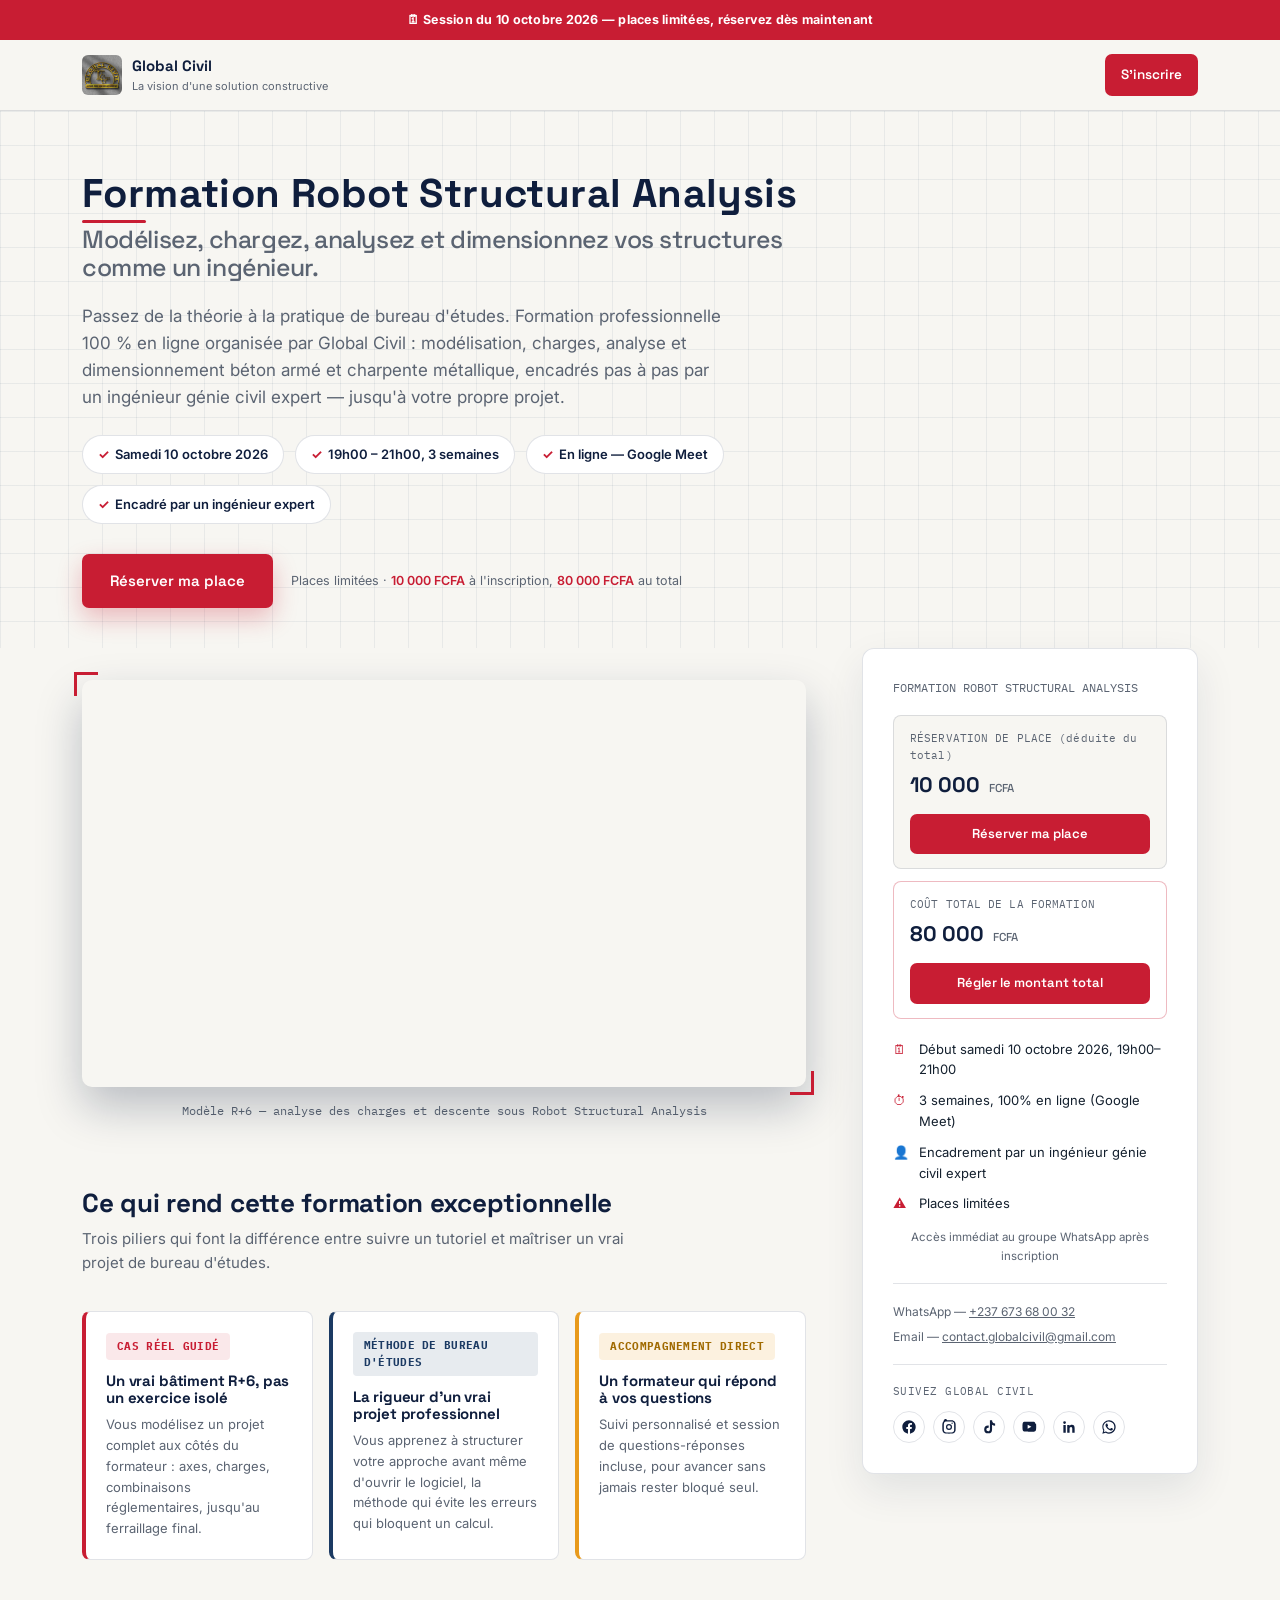
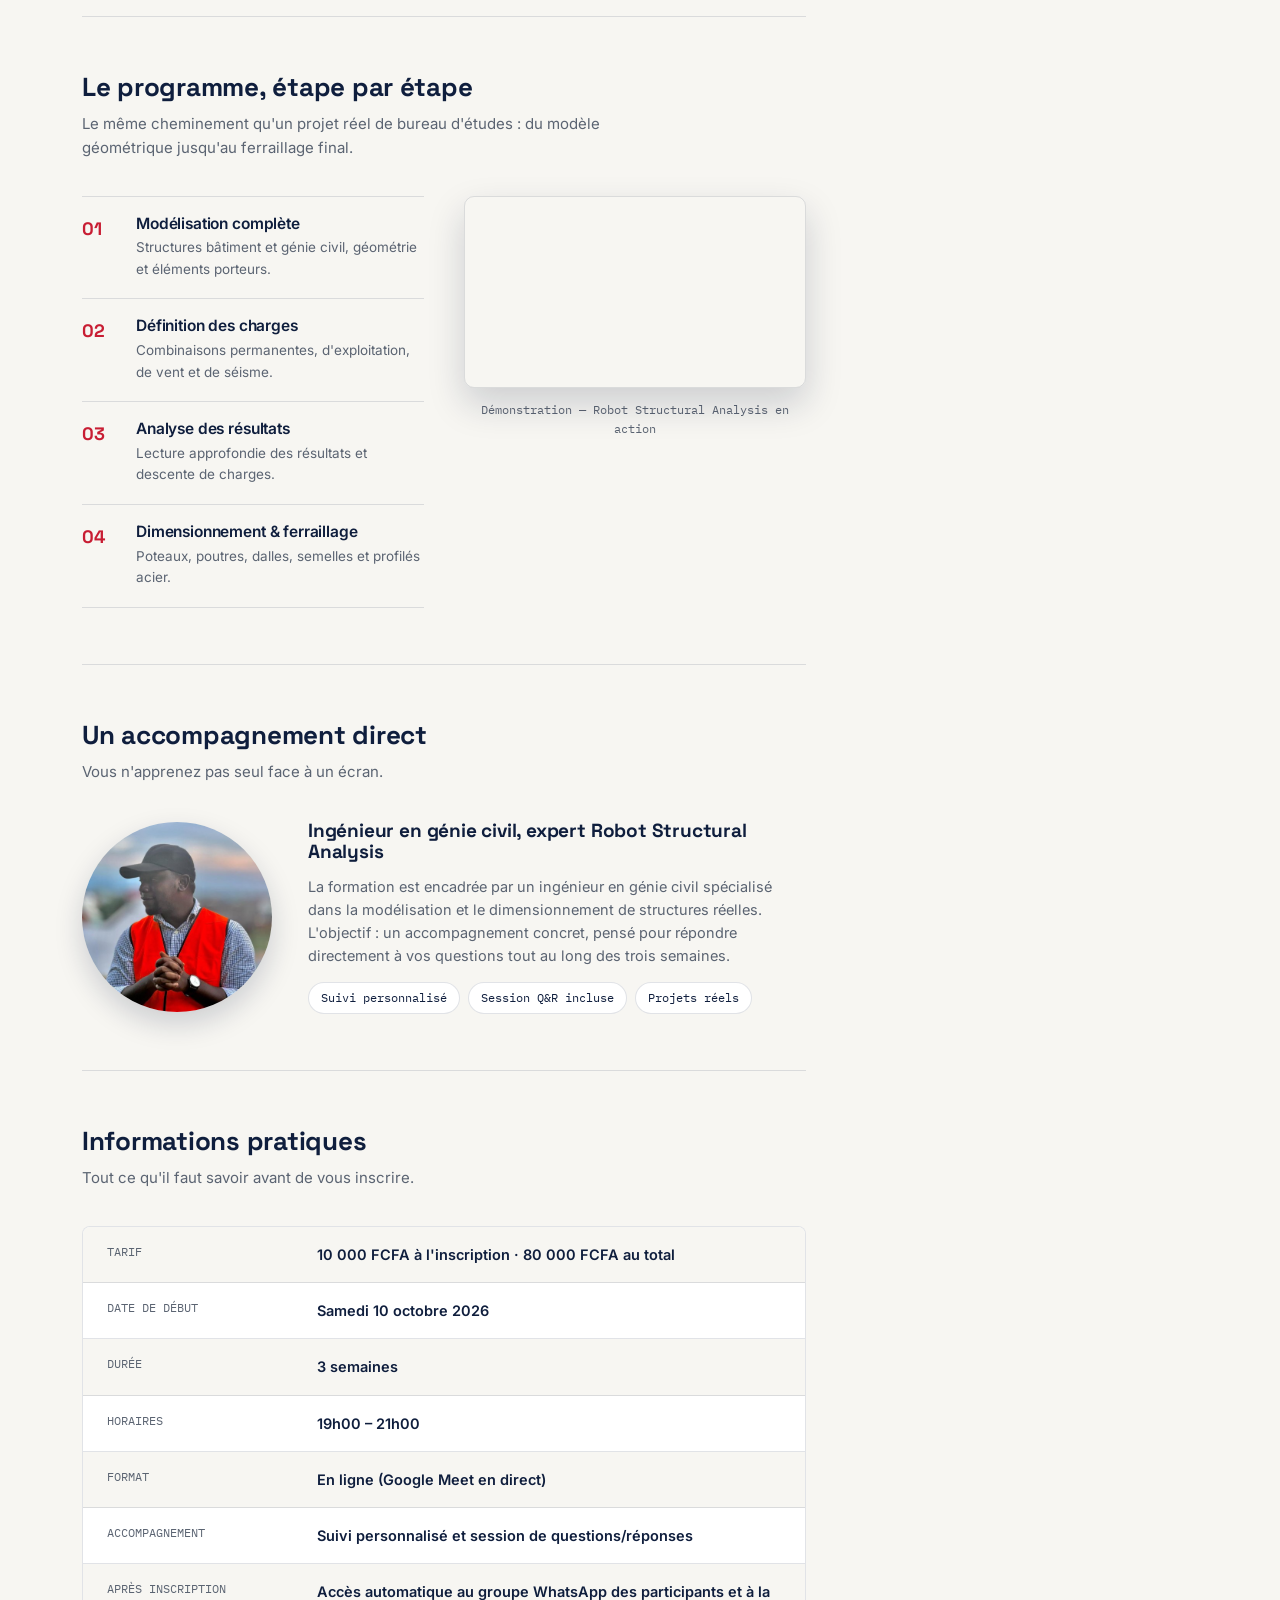
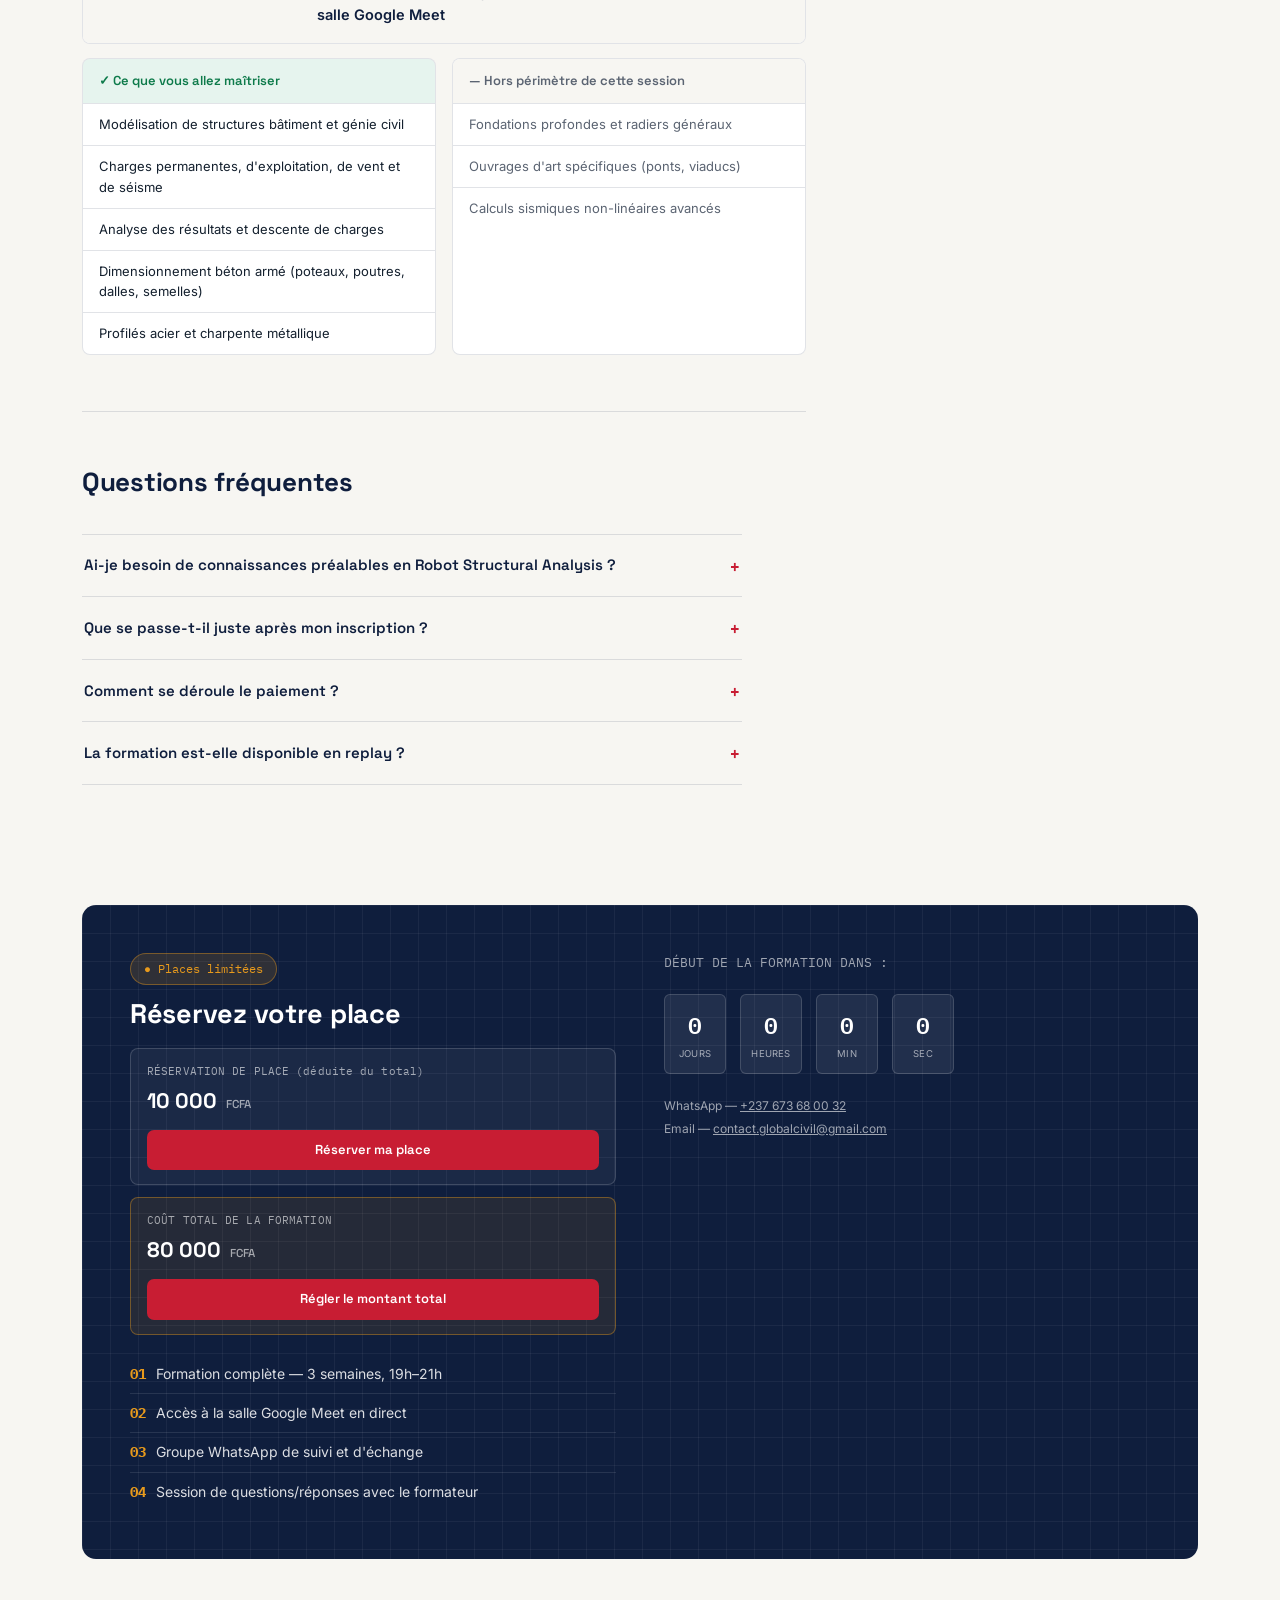
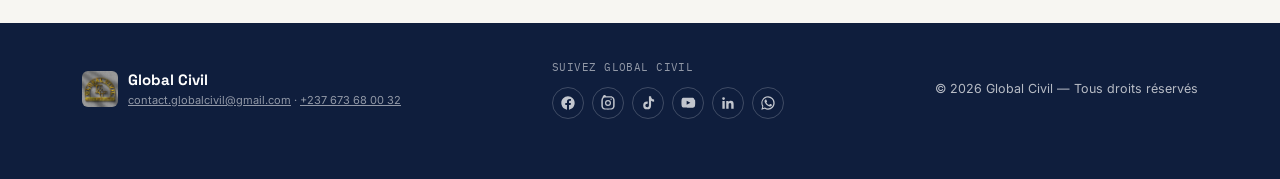
<file: index.html>
<!DOCTYPE html>
<html lang="fr">
<head>
<meta charset="UTF-8">
<meta name="viewport" content="width=device-width, initial-scale=1.0">
<meta name="theme-color" content="#0F1E3D">

<title>Formation Robot Structural Analysis en ligne — Global Civil | 10 octobre 2026</title>
<meta name="description" content="Formation professionnelle en ligne sur Robot Structural Analysis : modélisation, charges, analyse et dimensionnement de structures béton armé et charpente métallique. Encadrée par un ingénieur génie civil expert. Début le 10 octobre 2026.">
<meta name="robots" content="index, follow">
<link rel="canonical" href="https://globalcivil.com/formation-robot-structural-analysis">
<!-- SEO: remplacez l'URL canonique ci-dessus par l'adresse réelle une fois la page mise en ligne -->

<!-- Open Graph / réseaux sociaux -->
<meta property="og:type" content="website">
<meta property="og:title" content="Formation Robot Structural Analysis en ligne — Global Civil">
<meta property="og:description" content="Modélisez, chargez, analysez et dimensionnez vos structures comme un ingénieur. Formation en ligne, 3 semaines, dès le 10 octobre 2026.">
<meta property="og:locale" content="fr_FR">
<!-- SEO: ajoutez ici og:image et og:url avec des liens absolus (https://...) une fois la page hébergée : les aperçus de partage n'acceptent pas les images encodées en base64 -->
<meta name="twitter:card" content="summary_large_image">

<link rel="icon" type="image/jpeg" href="public/logo-global-civil.jpg">

<script type="application/ld+json">
{
  "@context": "https://schema.org",
  "@type": "Course",
  "name": "Formation Robot Structural Analysis",
  "description": "Formation professionnelle en ligne : modélisation complète des structures, définition des charges, analyse des résultats, dimensionnement et ferraillage béton armé et charpente métallique.",
  "provider": {
    "@type": "Organization",
    "name": "Global Civil",
    "sameAs": "https://global-civil.mymaketou.shop",
    "email": "contact.globalcivil@gmail.com"
  },
  "hasCourseInstance": {
    "@type": "CourseInstance",
    "courseMode": "online",
    "startDate": "2026-10-10T19:00:00+01:00",
    "endDate": "2026-10-31T21:00:00+01:00",
    "location": {
      "@type": "VirtualLocation",
      "url": "https://global-civil.mymaketou.shop/products/coaching-prive-4/checkout"
    }
  },
  "offers": [
    {
      "@type": "Offer",
      "name": "Réservation de place",
      "price": "10000",
      "priceCurrency": "XAF",
      "url": "https://global-civil.mymaketou.shop/products/coaching-prive-4/checkout",
      "availability": "https://schema.org/LimitedAvailability"
    },
    {
      "@type": "Offer",
      "name": "Formation complète",
      "price": "80000",
      "priceCurrency": "XAF",
      "url": "https://globalcivilstore.com/prd_nagyykt5/checkout",
      "availability": "https://schema.org/LimitedAvailability"
    }
  ]
}
</script>

<link rel="preconnect" href="https://fonts.googleapis.com">
<link href="https://fonts.googleapis.com/css2?family=Space+Grotesk:wght@400;500;600;700&family=IBM+Plex+Mono:wght@500;600&family=Inter:wght@400;500;600;700&display=swap" rel="stylesheet">
<style>
  :root{
    --navy:#0F1E3D;
    --blueprint:#1B3A63;
    --crimson:#C81D33;
    --crimson-dark:#A5162A;
    --amber:#E89A1C;
    --paper:#F7F6F2;
    --card:#FFFFFF;
    --steel:#5B6472;
    --ink:#14202E;
    --line: rgba(15,30,61,0.12);
    --grid: rgba(27,58,99,0.07);
  }
  *{box-sizing:border-box;}
  html{scroll-behavior:smooth;}
  body{
    margin:0;
    background:var(--paper);
    color:var(--ink);
    font-family:'Inter', sans-serif;
    font-size:16px;
    line-height:1.6;
    -webkit-font-smoothing:antialiased;
    padding-bottom:78px;
  }
  @media (min-width:761px){ body{ padding-bottom:0; } }
  img{max-width:100%;display:block;}
  h1,h2,h3{
    font-family:'Space Grotesk', sans-serif;
    color:var(--navy);
    margin:0;
    line-height:1.14;
    letter-spacing:-0.01em;
  }
  .mono{ font-family:'IBM Plex Mono', monospace; }
  a{color:inherit;}
  .wrap{ max-width:1180px; margin:0 auto; padding:0 20px; }
  @media (min-width:641px){ .wrap{padding:0 32px;} }

  .grid-bg{
    background-image:
      linear-gradient(var(--grid) 1px, transparent 1px),
      linear-gradient(90deg, var(--grid) 1px, transparent 1px);
    background-size: 34px 34px;
  }

  /* ---------- BUTTON ---------- */
  .btn{
    display:inline-flex; align-items:center; justify-content:center; gap:8px;
    padding:14px 24px;
    background:var(--crimson);
    color:#fff;
    font-family:'Space Grotesk'; font-weight:600; font-size:14.5px;
    border:none; border-radius:7px;
    cursor:pointer; text-decoration:none;
    transition:transform .15s ease, box-shadow .15s ease, background .15s ease;
    box-shadow:0 10px 24px rgba(200,29,51,0.28);
  }
  @media (min-width:641px){ .btn{ padding:15px 28px; font-size:15px; } }
  .btn:hover{ background:var(--crimson-dark); transform:translateY(-2px); box-shadow:0 14px 28px rgba(200,29,51,0.34);}
  .btn:active{ transform:translateY(0); }
  .btn-nav{ padding:10px 16px; font-size:13.5px; box-shadow:none; }
  .btn-nav:hover{ box-shadow:0 8px 18px rgba(200,29,51,0.28); }

  /* ---------- NAV ---------- */
  header{
    position:sticky; top:0; z-index:50;
    background:rgba(247,246,242,0.92);
    backdrop-filter:blur(6px);
    border-bottom:1px solid var(--line);
    transition:box-shadow .25s ease;
  }
  header.scrolled{ box-shadow:0 6px 18px rgba(15,30,61,0.08); }
  .nav-inner{
    display:flex; align-items:center; justify-content:space-between;
    padding:12px 20px; max-width:1180px; margin:0 auto;
  }
  @media (min-width:641px){ .nav-inner{ padding:14px 32px; } }
  .brand{ display:flex; align-items:center; gap:10px; }
  .brand img{ width:36px; height:36px; border-radius:6px; object-fit:cover; }
  @media (min-width:641px){ .brand img{ width:40px; height:40px; } }
  .brand-text{ font-family:'Space Grotesk'; font-weight:700; font-size:14px; color:var(--navy); }
  .brand-text span{ display:none; font-family:'Inter'; font-weight:400; font-size:11px; color:var(--steel); }
  @media (min-width:520px){ .brand-text span{ display:block; } }
  @media (min-width:641px){ .brand-text{ font-size:15px; } }

  /* ---------- TOP BAR ---------- */
  .top-bar{
    background:var(--crimson); color:#fff; text-align:center;
    padding:9px 14px; font-size:11.5px; font-weight:700;
    letter-spacing:0.02em;
  }
  @media (min-width:641px){ .top-bar{ padding:10px 16px; font-size:12.5px; } }

  /* ---------- HERO (full width, text only) ---------- */
  .hero{ padding:32px 0 24px; }
  @media (min-width:641px){ .hero{ padding:60px 0 40px; } }
  .hero-text{ max-width:760px; }
  .hero h1{ font-size:25px; display:flex; flex-direction:column; gap:0; }
  @media (min-width:481px){ .hero h1{ font-size:29px; } }
  @media (min-width:641px){ .hero h1{ font-size:40px; } }

  .h1-main{
    position:relative; display:inline-block;
    opacity:0; transform:translateY(30px) scale(0.96); letter-spacing:0.06em;
    animation:titleSlowIn 1.4s cubic-bezier(0.16,1,0.3,1) forwards;
  }
  .h1-main::after{
    content:""; position:absolute; left:0; bottom:-6px; height:3px; width:0;
    background:var(--crimson); border-radius:2px;
    animation:heroDrawLine 0.6s ease-out 1.05s forwards;
  }
  @keyframes titleSlowIn{
    0%{ opacity:0; transform:translateY(30px) scale(0.96); letter-spacing:0.06em; }
    100%{ opacity:1; transform:translateY(0) scale(1); letter-spacing:0.01em; }
  }
  @keyframes heroDrawLine{ to{ width:64px; } }

  .h1-sub{
    font-size:0.62em; font-weight:500; color:var(--steel); margin-top:10px;
    opacity:0; transform:translateY(16px);
    animation:heroFadeUp 0.9s ease-out 1.2s forwards;
  }
  @keyframes heroFadeUp{ to{ opacity:1; transform:translateY(0); } }

  @media (prefers-reduced-motion: reduce){
    .h1-main, .h1-sub{ animation:none; opacity:1; transform:none; letter-spacing:normal; }
    .h1-main::after{ animation:none; width:64px; }
  }

  .hero p.lead{ margin:16px 0 0; font-size:14.5px; color:var(--steel); max-width:640px; }
  @media (min-width:641px){ .hero p.lead{ margin:20px 0 0; font-size:17px; } }
  .meta-line{
    display:flex; flex-wrap:wrap; gap:9px; margin-top:18px;
  }
  .meta-line span{
    display:flex; align-items:center; gap:6px;
    background:#fff; border:1px solid var(--line); border-radius:20px;
    padding:7px 13px; font-size:12px; font-weight:600; color:var(--navy);
  }
  .meta-line span b{ color:var(--crimson); font-weight:700; }
  @media (min-width:641px){
    .meta-line{ gap:11px; margin-top:24px; }
    .meta-line span{ font-size:13px; padding:8px 15px; }
  }
  .hero-actions{ margin-top:22px; display:flex; flex-direction:column; align-items:stretch; gap:12px; }
  .hero-actions .btn{ width:100%; }
  @media (min-width:481px){
    .hero-actions{ flex-direction:row; align-items:center; gap:18px; }
    .hero-actions .btn{ width:auto; }
  }
  @media (min-width:641px){ .hero-actions{ margin-top:30px; } }
  .hero-actions .trust{ font-size:12.5px; color:var(--steel); }
  .hero-actions .trust b{ color:var(--crimson); font-weight:600; }

  /* ---------- PAGE LAYOUT (main + purchase sidebar) ---------- */
  .page-layout{
    max-width:1180px; margin:0 auto; padding:0 20px;
    display:grid; grid-template-columns:1fr; gap:8px;
    align-items:start;
  }
  @media (min-width:961px){
    .page-layout{ grid-template-columns:1fr 336px; gap:56px; padding:0 32px; }
  }
  .main-col{ min-width:0; }
  .side-col{ position:static; margin:0 0 8px; order:-1; }
  @media (min-width:961px){ .side-col{ position:sticky; top:92px; margin:0; order:0; } }

  /* ---------- ORDER CARD ---------- */
  .order-card{
    background:var(--card); border:1px solid var(--line); border-radius:12px;
    padding:20px; box-shadow:0 16px 40px rgba(15,30,61,0.09);
  }
  @media (min-width:641px){ .order-card{ padding:26px; } }
  @media (min-width:961px){ .order-card{ padding:30px; } }
  .order-card .oc-label{ font-family:'IBM Plex Mono'; font-size:11.5px; color:var(--steel); }
  .oc-facts{ margin:20px 0 0; display:flex; flex-direction:column; gap:10px; }
  .oc-fact{ display:flex; gap:10px; align-items:flex-start; font-size:13px; color:var(--ink); }
  .oc-fact .ic{ color:var(--crimson); flex-shrink:0; width:16px; }
  .oc-note{ margin-top:14px; font-size:11.5px; color:var(--steel); text-align:center; }
  .oc-contact{
    margin-top:18px; padding-top:18px; border-top:1px solid var(--line);
    font-size:12px; color:var(--steel); display:flex; flex-direction:column; gap:6px;
  }

  /* ---------- SOCIAL LINKS ---------- */
  .social-label{ font-family:'IBM Plex Mono'; font-size:11px; letter-spacing:0.04em; color:var(--steel); margin-bottom:10px; }
  .social-row{ display:flex; flex-wrap:wrap; gap:8px; }
  .social-link{
    width:32px; height:32px; border-radius:50%; border:1px solid var(--line);
    display:flex; align-items:center; justify-content:center; color:var(--navy);
    text-decoration:none; transition:background .15s ease, color .15s ease, border-color .15s ease, transform .15s ease;
  }
  .social-link svg{ width:16px; height:16px; }
  .social-link:hover{ background:var(--navy); border-color:var(--navy); color:#fff; transform:translateY(-2px); }
  footer .social-link{ border-color:rgba(255,255,255,0.2); color:rgba(255,255,255,0.75); }
  footer .social-link:hover{ background:var(--crimson); border-color:var(--crimson); color:#fff; }
  footer .social-label{ color:rgba(255,255,255,0.55); }

  /* ---------- TWO-TIER PRICING (used in sidebar and final CTA) ---------- */
  .price-tiers{ margin-top:18px; display:flex; flex-direction:column; gap:12px; }
  .price-tier{ border:1px solid var(--line); border-radius:8px; padding:14px 16px; background:var(--paper); }
  .price-tier.total{ background:#fff; border-color:rgba(200,29,51,0.3); }
  .pt-label{ font-family:'IBM Plex Mono'; font-size:10.5px; color:var(--steel); letter-spacing:0.01em; }
  .pt-amount{ font-family:'Space Grotesk'; font-weight:700; font-size:21px; color:var(--navy); margin-top:4px; }
  .pt-amount .cur{ font-size:11.5px; color:var(--steel); font-weight:500; margin-left:4px; }
  .price-tier .btn{ width:100%; margin-top:12px; padding:10px; font-size:13px; box-shadow:none; }
  .price-tier .btn:hover{ box-shadow:none; }
  .pricing-panel .price-tier{ background:rgba(255,255,255,0.05); border-color:rgba(255,255,255,0.16); }
  .pricing-panel .price-tier.total{ background:rgba(232,154,28,0.1); border-color:rgba(232,154,28,0.4); }
  .pricing-panel .pt-label{ color:rgba(255,255,255,0.6); }
  .pricing-panel .pt-amount{ color:#fff; }
  .pricing-panel .pt-amount .cur{ color:rgba(255,255,255,0.6); }

  /* ---------- HERO VIDEO (restored frame, 9:16 vertical) ---------- */
  .video-frame{ margin-top:24px; }
  @media (min-width:641px){ .video-frame{ margin-top:32px; } }
  .viewport{ position:relative; width:100%; aspect-ratio:16/9; }
  .viewport .ring{
    position:absolute; inset:0; border-radius:10px; overflow:hidden;
    box-shadow:0 20px 45px rgba(15,30,61,0.26);
  }
  .viewport .ring video{ width:100%; height:100%; object-fit:cover; }
  .corner{ position:absolute; width:24px; height:24px; border-color:var(--crimson); border-style:solid; border-width:0; }
  .corner.tl{ top:-8px; left:-8px; border-top-width:3px; border-left-width:3px; }
  .corner.br{ bottom:-8px; right:-8px; border-bottom-width:3px; border-right-width:3px; }
  .viewport-caption{ text-align:center; margin-top:14px; font-size:12px; color:var(--steel); font-family:'IBM Plex Mono', monospace; }

  /* ---------- SECTION GENERIC ---------- */
  .m-section{ padding:36px 0; border-top:1px solid var(--line); }
  @media (min-width:641px){ .m-section{ padding:56px 0; } }
  .m-section:first-child{ border-top:none; }
  .section-head{ max-width:560px; margin-bottom:24px; }
  @media (min-width:641px){ .section-head{ margin-bottom:36px; } }
  .section-head h2{ font-size:21px; }
  @media (min-width:641px){ .section-head h2{ font-size:26px; } }
  .section-head p{ color:var(--steel); margin-top:9px; font-size:14px; }
  @media (min-width:641px){ .section-head p{ font-size:15px; } }

  .value-grid{ display:grid; grid-template-columns:1fr; gap:14px; }
  @media (min-width:701px){ .value-grid{ grid-template-columns:repeat(3,1fr); gap:16px; } }
  .value-card{
    background:#fff; border:1px solid var(--line); border-left:4px solid var(--crimson);
    border-radius:8px; padding:20px;
  }
  .value-card.v2{ border-left-color:var(--blueprint); }
  .value-card.v3{ border-left-color:var(--amber); }
  .value-tag{
    display:inline-block; font-family:'IBM Plex Mono'; font-size:10.5px; font-weight:700;
    text-transform:uppercase; letter-spacing:0.03em; padding:5px 11px; border-radius:4px;
    margin-bottom:12px; background:rgba(200,29,51,0.1); color:var(--crimson);
  }
  .value-card.v2 .value-tag{ background:rgba(27,58,99,0.1); color:var(--blueprint); }
  .value-card.v3 .value-tag{ background:rgba(232,154,28,0.14); color:#a06a00; }
  .value-card h3{ font-size:15px; font-weight:700; color:var(--navy); font-family:'Space Grotesk'; }
  .value-card p{ margin:8px 0 0; font-size:13px; color:var(--steel); }

  /* ---------- PROGRAMME ---------- */
  .prog-layout{ display:grid; grid-template-columns:1fr; gap:26px; align-items:start; }
  @media (min-width:701px){ .prog-layout{ grid-template-columns:1fr 1fr; gap:40px; } }
  .prog-item{ display:grid; grid-template-columns:32px 1fr; gap:14px; padding:16px 0; border-top:1px solid var(--line); }
  @media (min-width:641px){ .prog-item{ grid-template-columns:38px 1fr; gap:16px; padding:18px 0; } }
  .prog-item:last-child{ border-bottom:1px solid var(--line); }
  .prog-num{ font-family:'Space Grotesk'; font-weight:700; font-size:16px; color:var(--crimson); }
  @media (min-width:641px){ .prog-num{ font-size:18px; } }
  .prog-item h3{ font-size:14.5px; font-weight:600; color:var(--navy); font-family:'Inter'; }
  @media (min-width:641px){ .prog-item h3{ font-size:15.5px; } }
  .prog-item p{ margin:5px 0 0; font-size:13.5px; color:var(--steel); }

  .media-zone{
    border:1.5px dashed rgba(27,58,99,0.3); border-radius:10px;
    background:repeating-linear-gradient(135deg, rgba(27,58,99,0.03) 0 12px, transparent 12px 24px);
    padding:20px; display:flex; flex-direction:column; align-items:center; justify-content:center;
    text-align:center; gap:9px; min-height:190px;
  }
  @media (min-width:641px){ .media-zone{ padding:26px; min-height:220px; } }
  .media-zone .icon{ width:38px; height:38px; border-radius:50%; background:var(--navy); color:#fff; display:flex; align-items:center; justify-content:center; font-size:15px; }
  .media-zone .title{ font-family:'Space Grotesk'; font-weight:600; font-size:13.5px; color:var(--navy); }
  .media-zone .desc{ font-size:12px; color:var(--steel); max-width:270px; }

  .video-embed{ position:relative; width:100%; aspect-ratio:16/9; border-radius:10px; overflow:hidden; box-shadow:0 16px 36px rgba(15,30,61,0.18); border:1px solid var(--line); }
  .video-embed iframe{ position:absolute; inset:0; width:100%; height:100%; border:none; }
  .video-caption{ margin-top:12px; font-size:12px; color:var(--steel); text-align:center; font-family:'IBM Plex Mono', monospace; }

  /* ---------- FORMATEUR ---------- */
  .instructor{ display:grid; grid-template-columns:1fr; gap:22px; align-items:center; }
  @media (min-width:641px){ .instructor{ grid-template-columns:190px 1fr; gap:36px; } }
  .instructor-photo{ max-width:180px; margin:0 auto; border-radius:50%; aspect-ratio:1/1; overflow:hidden; box-shadow:0 12px 28px rgba(15,30,61,0.18); }
  .instructor-photo img{ width:100%; height:100%; object-fit:cover; }
  @media (min-width:641px){ .instructor-photo{ max-width:none; margin:0; } }
  .instructor-content h3{ font-size:17px; text-align:center; }
  @media (min-width:641px){ .instructor-content h3{ font-size:19px; text-align:left; } }
  .instructor-content p{ color:var(--steel); margin-top:12px; font-size:13.5px; }
  @media (min-width:641px){ .instructor-content p{ font-size:14.5px; } }
  .badge-row{ display:flex; gap:8px; flex-wrap:wrap; margin-top:14px; justify-content:center; }
  @media (min-width:641px){ .badge-row{ justify-content:flex-start; } }
  .badge{ font-size:11.5px; font-family:'IBM Plex Mono',monospace; color:var(--navy); border:1px solid var(--line); border-radius:20px; padding:6px 12px; background:var(--card); }

  /* ---------- INFOS (spec sheet) ---------- */
  .spec-sheet{ border:1px solid var(--line); border-radius:8px; overflow:hidden; background:var(--card); }
  .spec-row{ display:grid; grid-template-columns:1fr; gap:3px; padding:14px 16px; border-bottom:1px solid var(--line); }
  @media (min-width:561px){ .spec-row{ grid-template-columns:190px 1fr; gap:20px; padding:16px 24px; } }
  .spec-row:last-child{ border-bottom:none; }
  .spec-row:nth-child(odd){ background:var(--paper); }
  .spec-row .k{ font-family:'IBM Plex Mono', monospace; font-size:11.5px; color:var(--steel); }
  .spec-row .v{ font-weight:600; color:var(--navy); font-size:14px; }
  @media (min-width:641px){ .spec-row .v{ font-size:14.5px; } }

  .scope-table{ display:grid; grid-template-columns:1fr; gap:12px; margin-top:14px; }
  @media (min-width:641px){ .scope-table{ grid-template-columns:1fr 1fr; gap:16px; } }
  .scope-col{ border:1px solid var(--line); border-radius:8px; overflow:hidden; background:#fff; }
  .scope-head{ padding:12px 16px; font-family:'Space Grotesk'; font-weight:600; font-size:13px; }
  .scope-yes .scope-head{ background:rgba(16,150,90,0.1); color:#0d7a4a; }
  .scope-no .scope-head{ background:var(--paper); color:var(--steel); }
  .scope-item{ padding:10px 16px; font-size:13px; color:var(--ink); border-top:1px solid var(--line); }
  .scope-no .scope-item{ color:var(--steel); }

  /* ---------- FAQ ---------- */
  .faq-wrap{ max-width:660px; }
  .faq-item{ border-top:1px solid var(--line); }
  .faq-item:last-child{ border-bottom:1px solid var(--line); }
  .faq-q{ display:flex; justify-content:space-between; align-items:center; padding:16px 2px; cursor:pointer; font-family:'Space Grotesk'; font-weight:600; font-size:14px; color:var(--navy); gap:12px; }
  @media (min-width:641px){ .faq-q{ padding:18px 2px; font-size:15px; } }
  .faq-q .plus{ font-family:'IBM Plex Mono'; font-size:16px; color:var(--crimson); transition:transform .2s ease; flex-shrink:0; }
  .faq-item.open .plus{ transform:rotate(45deg); }
  .faq-a{ max-height:0; overflow:hidden; transition:max-height .25s ease; font-size:13.5px; color:var(--steel); padding:0 2px; }
  @media (min-width:641px){ .faq-a{ font-size:14px; } }
  .faq-item.open .faq-a{ padding-bottom:16px; }

  /* ---------- FINAL CTA PANEL ---------- */
  .final-cta{ padding:40px 0; }
  @media (min-width:641px){ .final-cta{ padding:64px 0; } }
  .pricing-panel{ background:var(--navy); color:#fff; border-radius:12px; padding:24px; position:relative; overflow:hidden; }
  @media (min-width:641px){ .pricing-panel{ border-radius:14px; padding:48px; } }
  .pricing-panel::before{
    content:""; position:absolute; inset:0;
    background-image:linear-gradient(rgba(255,255,255,0.05) 1px, transparent 1px), linear-gradient(90deg, rgba(255,255,255,0.05) 1px, transparent 1px);
    background-size:28px 28px; pointer-events:none;
  }
  .pricing-inner{ position:relative; display:grid; grid-template-columns:1fr; gap:28px; }
  @media (min-width:861px){ .pricing-inner{ grid-template-columns:1fr 1fr; gap:48px; } }
  .pricing-panel h2{ color:#fff; font-size:21px; }
  @media (min-width:641px){ .pricing-panel h2{ font-size:27px; } }
  .include-list{ list-style:none; padding:0; margin:20px 0 0; }
  .include-list li{ display:flex; gap:10px; align-items:flex-start; font-size:13px; color:rgba(255,255,255,0.85); padding:8px 0; border-top:1px solid rgba(255,255,255,0.1); }
  @media (min-width:641px){ .include-list li{ font-size:14px; } }
  .include-list li:first-child{ border-top:none; }
  .include-list li b{ color:var(--amber); font-family:'IBM Plex Mono'; }
  .countdown{ display:flex; gap:8px; margin-top:20px; }
  @media (min-width:481px){ .countdown{ gap:14px; } }
  .cd-box{ background:rgba(255,255,255,0.08); border:1px solid rgba(255,255,255,0.15); border-radius:6px; padding:10px 4px; text-align:center; flex:1; min-width:0; }
  @media (min-width:481px){ .cd-box{ padding:12px 6px; min-width:62px; flex:none; } }
  .cd-box .n{ font-family:'IBM Plex Mono'; font-size:19px; font-weight:600; }
  @media (min-width:481px){ .cd-box .n{ font-size:23px; } }
  .cd-box .l{ font-size:9.5px; color:rgba(255,255,255,0.6); margin-top:2px; letter-spacing:0.02em; }
  .contact-line{ margin-top:22px; font-size:12px; color:rgba(255,255,255,0.6); display:flex; flex-direction:column; gap:4px; }
  .scarcity{
    display:inline-flex; align-items:center; gap:8px; background:rgba(232,154,28,0.15);
    border:1px solid rgba(232,154,28,0.4); color:var(--amber); font-size:11.5px; font-family:'IBM Plex Mono';
    padding:6px 13px; border-radius:20px; margin-bottom:14px;
  }

  footer{ background:var(--navy); color:rgba(255,255,255,0.7); padding:32px 0 40px; font-size:12.5px; }
  @media (min-width:641px){ footer{ padding:36px 0 60px; } }
  .footer-inner{ display:flex; flex-direction:column; gap:16px; align-items:flex-start; }
  @media (min-width:641px){ .footer-inner{ flex-direction:row; justify-content:space-between; align-items:center; } }
  .footer-inner .brand-text{ color:#fff; }
  .footer-inner .brand-text span{ color:rgba(255,255,255,0.55); }

  .sticky-cta{
    position:fixed; left:0; right:0; bottom:0; z-index:60;
    background:#fff; border-top:1px solid var(--line);
    padding:10px 16px; display:flex; align-items:center; justify-content:space-between; gap:14px;
    box-shadow:0 -8px 24px rgba(15,30,61,0.12);
  }
  @media (min-width:761px){ .sticky-cta{ display:none; } }
  .sticky-cta .price-tag{ font-family:'Space Grotesk'; font-weight:700; font-size:16px; color:var(--navy); }
  .sticky-cta .btn{ padding:11px 18px; font-size:13.5px; }
</style>
</head>
<body>

<div class="top-bar">🗓 Session du 10 octobre 2026 — places limitées, réservez dès maintenant</div>
<svg xmlns="http://www.w3.org/2000/svg" style="display:none">
  <symbol id="icon-facebook" viewBox="0 0 24 24"><path fill="currentColor" d="M22 12.06C22 6.5 17.52 2 12 2S2 6.5 2 12.06c0 5.02 3.66 9.18 8.44 9.94v-7.03H7.9v-2.91h2.54V9.85c0-2.51 1.49-3.9 3.77-3.9 1.09 0 2.24.2 2.24.2v2.47h-1.26c-1.24 0-1.63.78-1.63 1.57v1.88h2.78l-.44 2.91h-2.34V22c4.78-.76 8.44-4.92 8.44-9.94z"/></symbol>
  <symbol id="icon-instagram" viewBox="0 0 24 24"><path fill="currentColor" d="M12 2c2.72 0 3.06.01 4.12.06 1.06.05 1.79.22 2.43.47.66.26 1.21.6 1.76 1.15.5.5.9 1.1 1.15 1.76.25.64.42 1.37.47 2.43.05 1.06.06 1.4.06 4.12s-.01 3.06-.06 4.12c-.05 1.06-.22 1.79-.47 2.43a4.9 4.9 0 0 1-1.15 1.76 4.9 4.9 0 0 1-1.76 1.15c-.64.25-1.37.42-2.43.47-1.06.05-1.4.06-4.12.06s-3.06-.01-4.12-.06c-1.06-.05-1.79-.22-2.43-.47a4.9 4.9 0 0 1-1.76-1.15 4.9 4.9 0 0 1-1.15-1.76c-.25-.64-.42-1.37-.47-2.43C2.01 15.06 2 14.72 2 12s.01-3.06.06-4.12c.05-1.06.22-1.79.47-2.43.26-.66.6-1.21 1.15-1.76A4.9 4.9 0 0 1 5.44.53c.64-.25 1.37-.42 2.43-.47C8.94 2.01 9.28 2 12 2zm0 1.8c-2.67 0-2.99.01-4.04.06-.87.04-1.34.18-1.65.3-.42.16-.71.36-1.02.67-.31.31-.51.6-.67 1.02-.12.31-.26.78-.3 1.65C4.27 8.55 4.26 8.87 4.26 12s.01 3.45.06 4.5c.04.87.18 1.34.3 1.65.16.42.36.71.67 1.02.31.31.6.51 1.02.67.31.12.78.26 1.65.3 1.05.05 1.37.06 4.04.06s2.99-.01 4.04-.06c.87-.04 1.34-.18 1.65-.3.42-.16.71-.36 1.02-.67.31-.31.51-.6.67-1.02.12-.31.26-.78.3-1.65.05-1.05.06-1.37.06-4.5s-.01-3.45-.06-4.5c-.04-.87-.18-1.34-.3-1.65a2.7 2.7 0 0 0-.67-1.02 2.7 2.7 0 0 0-1.02-.67c-.31-.12-.78-.26-1.65-.3-1.05-.05-1.37-.06-4.04-.06zm0 3.7a4.5 4.5 0 1 1 0 9 4.5 4.5 0 0 1 0-9zm0 1.8a2.7 2.7 0 1 0 0 5.4 2.7 2.7 0 0 0 0-5.4zm4.68-1.99a1.05 1.05 0 1 1 0-2.1 1.05 1.05 0 0 1 0 2.1z"/></symbol>
  <symbol id="icon-tiktok" viewBox="0 0 24 24"><path fill="currentColor" d="M16.6 2h-3.2v13.7c0 1.5-1.2 2.7-2.7 2.7a2.7 2.7 0 0 1 0-5.4c.3 0 .58.04.85.13V9.8a5.9 5.9 0 0 0-.85-.06 5.9 5.9 0 0 0 0 11.8 5.9 5.9 0 0 0 5.9-5.9V8.7a8.1 8.1 0 0 0 4.55 1.4V6.9a4.85 4.85 0 0 1-4.55-4.9z"/></symbol>
  <symbol id="icon-youtube" viewBox="0 0 24 24"><path fill="currentColor" d="M21.58 7.2s-.21-1.5-.87-2.16c-.83-.87-1.76-.87-2.19-.92C15.44 4 12 4 12 4h-.01s-3.44 0-6.51.12c-.43.05-1.36.05-2.19.92-.66.66-.87 2.16-.87 2.16S2.2 8.94 2.2 10.68v1.63c0 1.74.22 3.48.22 3.48s.21 1.5.86 2.16c.83.87 1.92.84 2.4.93 1.75.17 7.32.22 7.32.22s3.44 0 6.52-.12c.43-.05 1.36-.05 2.19-.93.66-.66.87-2.16.87-2.16s.22-1.74.22-3.48v-1.63c0-1.74-.22-3.48-.22-3.48zM9.98 14.6V8.7l5.64 2.96-5.64 2.94z"/></symbol>
  <symbol id="icon-linkedin" viewBox="0 0 24 24"><path fill="currentColor" d="M20.45 20.45h-3.56v-5.57c0-1.33-.02-3.04-1.85-3.04-1.85 0-2.14 1.45-2.14 2.94v5.67H9.34V9h3.42v1.56h.05c.48-.9 1.64-1.85 3.38-1.85 3.6 0 4.27 2.37 4.27 5.46v6.28zM5.34 7.43a2.07 2.07 0 1 1 0-4.14 2.07 2.07 0 0 1 0 4.14zM7.12 20.45H3.56V9h3.56v11.45z"/></symbol>
  <symbol id="icon-whatsapp" viewBox="0 0 24 24"><path fill="currentColor" d="M17.5 14.4c-.28-.14-1.65-.81-1.9-.9-.26-.1-.44-.14-.63.14-.18.28-.72.9-.88 1.08-.16.18-.32.2-.6.07-.28-.14-1.17-.43-2.23-1.37-.83-.74-1.38-1.65-1.55-1.93-.16-.28-.02-.43.12-.57.13-.13.28-.32.42-.48.14-.16.18-.28.28-.46.1-.18.05-.35-.02-.49-.07-.14-.63-1.53-.87-2.09-.23-.55-.46-.48-.63-.49h-.54c-.18 0-.48.07-.73.35-.25.28-.96.94-.96 2.28s.98 2.65 1.12 2.83c.14.18 1.93 2.95 4.68 4.14.65.28 1.16.45 1.56.58.66.21 1.25.18 1.72.11.53-.08 1.65-.67 1.88-1.32.23-.64.23-1.19.16-1.31-.07-.11-.25-.18-.53-.32zM12.02 2C6.5 2 2.03 6.48 2.03 12c0 1.85.5 3.58 1.36 5.07L2 22l5.06-1.33A9.94 9.94 0 0 0 12.02 22C17.55 22 22 17.52 22 12S17.55 2 12.02 2zm0 18.1c-1.63 0-3.15-.47-4.43-1.28l-.32-.19-3 .79.8-2.93-.2-.3a8.1 8.1 0 0 1-1.24-4.29c0-4.52 3.68-8.19 8.2-8.19a8.14 8.14 0 0 1 8.18 8.19c0 4.52-3.68 8.2-8.19 8.2z"/></symbol>
</svg>

<header id="siteHeader">
  <div class="nav-inner">
    <div class="brand">
      <img src="public/logo-global-civil.jpg" alt="Logo Global Civil">
      <div class="brand-text">Global Civil<span>La vision d'une solution constructive</span></div>
    </div>
    <a href="#inscription" class="btn btn-nav">S'inscrire</a>
  </div>
</header>

<main>

<section class="hero grid-bg">
  <div class="wrap">
    <div class="hero-text">
      <h1><span class="h1-main">Formation Robot Structural Analysis</span><span class="h1-sub">Modélisez, chargez, analysez et dimensionnez vos structures comme un ingénieur.</span></h1>
      <p class="lead">Passez de la théorie à la pratique de bureau d'études. Formation professionnelle 100&nbsp;% en ligne organisée par Global Civil&nbsp;: modélisation, charges, analyse et dimensionnement béton armé et charpente métallique, encadrés pas à pas par un ingénieur génie civil expert — jusqu'à votre propre projet.</p>
      <div class="meta-line">
        <span><b>✓</b> Samedi 10 octobre 2026</span>
        <span><b>✓</b> 19h00 – 21h00, 3 semaines</span>
        <span><b>✓</b> En ligne — Google Meet</span>
        <span><b>✓</b> Encadré par un ingénieur expert</span>
      </div>
      <div class="hero-actions">
        <a href="https://global-civil.mymaketou.shop/products/coaching-prive-4/checkout" target="_blank" class="btn">Réserver ma place</a>
        <span class="trust">Places limitées · <b>10 000 FCFA</b> à l'inscription, <b>80 000 FCFA</b> au total</span>
      </div>
    </div>
  </div>
</section>

<div class="page-layout">
  <div class="main-col">

    <div class="video-frame">
      <div class="viewport">
        <div class="ring">
          <video autoplay muted loop playsinline>
            <source src="public/hero-structure-demo.mp4" type="video/mp4">
          </video>
        </div>
        <div class="corner tl"></div>
        <div class="corner br"></div>
      </div>
      <p class="viewport-caption">Modèle R+6 — analyse des charges et descente sous Robot Structural Analysis</p>
    </div>

    <div class="m-section" style="border-top:none;">
      <div class="section-head">
        <h2>Ce qui rend cette formation exceptionnelle</h2>
        <p>Trois piliers qui font la différence entre suivre un tutoriel et maîtriser un vrai projet de bureau d'études.</p>
      </div>
      <div class="value-grid">
        <div class="value-card">
          <span class="value-tag">Cas réel guidé</span>
          <h3>Un vrai bâtiment R+6, pas un exercice isolé</h3>
          <p>Vous modélisez un projet complet aux côtés du formateur : axes, charges, combinaisons réglementaires, jusqu'au ferraillage final.</p>
        </div>
        <div class="value-card v2">
          <span class="value-tag">Méthode de bureau d'études</span>
          <h3>La rigueur d'un vrai projet professionnel</h3>
          <p>Vous apprenez à structurer votre approche avant même d'ouvrir le logiciel, la méthode qui évite les erreurs qui bloquent un calcul.</p>
        </div>
        <div class="value-card v3">
          <span class="value-tag">Accompagnement direct</span>
          <h3>Un formateur qui répond à vos questions</h3>
          <p>Suivi personnalisé et session de questions-réponses incluse, pour avancer sans jamais rester bloqué seul.</p>
        </div>
      </div>
    </div>

    <div class="m-section" id="programme">
      <div class="section-head">
        <h2>Le programme, étape par étape</h2>
        <p>Le même cheminement qu'un projet réel de bureau d'études : du modèle géométrique jusqu'au ferraillage final.</p>
      </div>
      <div class="prog-layout">
        <div class="prog-list">
          <div class="prog-item">
            <div class="prog-num">01</div>
            <div><h3>Modélisation complète</h3><p>Structures bâtiment et génie civil, géométrie et éléments porteurs.</p></div>
          </div>
          <div class="prog-item">
            <div class="prog-num">02</div>
            <div><h3>Définition des charges</h3><p>Combinaisons permanentes, d'exploitation, de vent et de séisme.</p></div>
          </div>
          <div class="prog-item">
            <div class="prog-num">03</div>
            <div><h3>Analyse des résultats</h3><p>Lecture approfondie des résultats et descente de charges.</p></div>
          </div>
          <div class="prog-item">
            <div class="prog-num">04</div>
            <div><h3>Dimensionnement &amp; ferraillage</h3><p>Poteaux, poutres, dalles, semelles et profilés acier.</p></div>
          </div>
        </div>
        <div>
          <div class="video-embed">
            <iframe src="https://www.youtube-nocookie.com/embed/_bPtK1mCHOc?si=Ghao2D-8QTu6YnwT" title="Démonstration Robot Structural Analysis" loading="lazy" allow="accelerometer; autoplay; clipboard-write; encrypted-media; gyroscope; picture-in-picture; web-share" referrerpolicy="strict-origin-when-cross-origin" allowfullscreen></iframe>
          </div>
          <p class="video-caption">Démonstration — Robot Structural Analysis en action</p>
        </div>
      </div>
    </div>

    <div class="m-section">
      <div class="section-head">
        <h2>Un accompagnement direct</h2>
        <p>Vous n'apprenez pas seul face à un écran.</p>
      </div>
      <div class="instructor">
        <div class="instructor-photo">
          <img src="public/instructor-photo.jpg" alt="Formateur — ingénieur génie civil, expert Robot Structural Analysis">
        </div>
        <div class="instructor-content">
          <h3>Ingénieur en génie civil, expert Robot Structural Analysis</h3>
          <p>La formation est encadrée par un ingénieur en génie civil spécialisé dans la modélisation et le dimensionnement de structures réelles. L'objectif&nbsp;: un accompagnement concret, pensé pour répondre directement à vos questions tout au long des trois semaines.</p>
          <div class="badge-row">
            <span class="badge">Suivi personnalisé</span>
            <span class="badge">Session Q&amp;R incluse</span>
            <span class="badge">Projets réels</span>
          </div>
        </div>
      </div>
    </div>

    <div class="m-section" id="infos">
      <div class="section-head">
        <h2>Informations pratiques</h2>
        <p>Tout ce qu'il faut savoir avant de vous inscrire.</p>
      </div>
      <div class="spec-sheet">
        <div class="spec-row"><div class="k">TARIF</div><div class="v">10 000 FCFA à l'inscription · 80 000 FCFA au total</div></div>
        <div class="spec-row"><div class="k">DATE DE DÉBUT</div><div class="v">Samedi 10 octobre 2026</div></div>
        <div class="spec-row"><div class="k">DURÉE</div><div class="v">3 semaines</div></div>
        <div class="spec-row"><div class="k">HORAIRES</div><div class="v">19h00 – 21h00</div></div>
        <div class="spec-row"><div class="k">FORMAT</div><div class="v">En ligne (Google Meet en direct)</div></div>
        <div class="spec-row"><div class="k">ACCOMPAGNEMENT</div><div class="v">Suivi personnalisé et session de questions/réponses</div></div>
        <div class="spec-row"><div class="k">APRÈS INSCRIPTION</div><div class="v">Accès automatique au groupe WhatsApp des participants et à la salle Google Meet</div></div>
      </div>

      <div class="scope-table">
        <div class="scope-col scope-yes">
          <div class="scope-head">✓ Ce que vous allez maîtriser</div>
          <div class="scope-item">Modélisation de structures bâtiment et génie civil</div>
          <div class="scope-item">Charges permanentes, d'exploitation, de vent et de séisme</div>
          <div class="scope-item">Analyse des résultats et descente de charges</div>
          <div class="scope-item">Dimensionnement béton armé (poteaux, poutres, dalles, semelles)</div>
          <div class="scope-item">Profilés acier et charpente métallique</div>
        </div>
        <div class="scope-col scope-no">
          <div class="scope-head">— Hors périmètre de cette session</div>
          <div class="scope-item">Fondations profondes et radiers généraux</div>
          <div class="scope-item">Ouvrages d'art spécifiques (ponts, viaducs)</div>
          <div class="scope-item">Calculs sismiques non-linéaires avancés</div>
        </div>
      </div>
    </div>

    <div class="m-section">
      <div class="section-head">
        <h2>Questions fréquentes</h2>
      </div>
      <div class="faq-wrap" id="faq">
        <div class="faq-item">
          <div class="faq-q"><span>Ai-je besoin de connaissances préalables en Robot Structural Analysis&nbsp;?</span><span class="plus">+</span></div>
          <div class="faq-a">Non. La formation part de la prise en main du logiciel jusqu'au dimensionnement final, à un rythme accessible aux débutants motivés comme aux professionnels en perfectionnement.</div>
        </div>
        <div class="faq-item">
          <div class="faq-q"><span>Que se passe-t-il juste après mon inscription&nbsp;?</span><span class="plus">+</span></div>
          <div class="faq-a">Vous recevez automatiquement le lien d'accès au groupe WhatsApp des participants ainsi que la salle Google Meet pour la session du 10 octobre.</div>
        </div>
        <div class="faq-item">
          <div class="faq-q"><span>Comment se déroule le paiement&nbsp;?</span><span class="plus">+</span></div>
          <div class="faq-a">L'inscription de 10 000 FCFA réserve immédiatement votre place ; ce montant est déduit du coût total de la formation, fixé à 80 000 FCFA. Les deux paiements se font en ligne via nos pages sécurisées, avec confirmation à chaque étape.</div>
        </div>
        <div class="faq-item">
          <div class="faq-q"><span>La formation est-elle disponible en replay&nbsp;?</span><span class="plus">+</span></div>
          <div class="faq-a">Oui. Chaque séance est automatiquement enregistrée pendant la formation avec le formateur, puis le replay est transmis directement aux apprenants une fois la session terminée.</div>
        </div>
      </div>
    </div>

  </div>

  <div class="side-col">
    <div class="order-card">
      <div class="oc-label">FORMATION ROBOT STRUCTURAL ANALYSIS</div>
      <div class="price-tiers">
        <div class="price-tier">
          <div class="pt-label">RÉSERVATION DE PLACE (déduite du total)</div>
          <div class="pt-amount">10 000 <span class="cur">FCFA</span></div>
          <a href="https://global-civil.mymaketou.shop/products/coaching-prive-4/checkout" target="_blank" class="btn">Réserver ma place</a>
        </div>
        <div class="price-tier total">
          <div class="pt-label">COÛT TOTAL DE LA FORMATION</div>
          <div class="pt-amount">80 000 <span class="cur">FCFA</span></div>
          <a href="https://globalcivilstore.com/prd_nagyykt5/checkout" target="_blank" class="btn">Régler le montant total</a>
        </div>
      </div>
      <div class="oc-facts">
        <div class="oc-fact"><span class="ic">🗓</span><span>Début samedi 10 octobre 2026, 19h00–21h00</span></div>
        <div class="oc-fact"><span class="ic">⏱</span><span>3 semaines, 100% en ligne (Google Meet)</span></div>
        <div class="oc-fact"><span class="ic">👤</span><span>Encadrement par un ingénieur génie civil expert</span></div>
        <div class="oc-fact"><span class="ic">⚠</span><span>Places limitées</span></div>
      </div>
      <p class="oc-note">Accès immédiat au groupe WhatsApp après inscription</p>
      <div class="oc-contact">
        <span>WhatsApp — <a href="https://wa.me/237673680032" target="_blank" rel="noopener">+237 673 68 00 32</a></span>
        <span>Email — <a href="mailto:contact.globalcivil@gmail.com">contact.globalcivil@gmail.com</a></span>
      </div>
      <div style="margin-top:18px;padding-top:18px;border-top:1px solid var(--line);">
        <div class="social-label">SUIVEZ GLOBAL CIVIL</div>
        <div class="social-row">
          <a class="social-link" href="https://web.facebook.com/styve237" target="_blank" rel="noopener" aria-label="Facebook"><svg><use href="#icon-facebook"/></svg></a>
          <a class="social-link" href="https://instagram.com/globalcivil237" target="_blank" rel="noopener" aria-label="Instagram"><svg><use href="#icon-instagram"/></svg></a>
          <a class="social-link" href="https://www.tiktok.com/@civilglobal" target="_blank" rel="noopener" aria-label="TikTok"><svg><use href="#icon-tiktok"/></svg></a>
          <a class="social-link" href="https://www.youtube.com/channel/UCatvwegNAvErg5f3G7n8PNw" target="_blank" rel="noopener" aria-label="YouTube"><svg><use href="#icon-youtube"/></svg></a>
          <a class="social-link" href="https://www.linkedin.com/company/global-civil/" target="_blank" rel="noopener" aria-label="LinkedIn"><svg><use href="#icon-linkedin"/></svg></a>
          <a class="social-link" href="https://whatsapp.com/channel/0029Va90a45AjPXUIJsMi63X" target="_blank" rel="noopener" aria-label="Chaîne WhatsApp"><svg><use href="#icon-whatsapp"/></svg></a>
        </div>
      </div>
    </div>
  </div>
</div>

<section class="final-cta" id="inscription">
  <div class="wrap">
    <div class="pricing-panel">
      <div class="pricing-inner">
        <div>
          <span class="scarcity">● Places limitées</span>
          <h2>Réservez votre place</h2>
          <div class="price-tiers">
            <div class="price-tier">
              <div class="pt-label">RÉSERVATION DE PLACE (déduite du total)</div>
              <div class="pt-amount">10 000 <span class="cur">FCFA</span></div>
              <a href="https://global-civil.mymaketou.shop/products/coaching-prive-4/checkout" target="_blank" class="btn">Réserver ma place</a>
            </div>
            <div class="price-tier total">
              <div class="pt-label">COÛT TOTAL DE LA FORMATION</div>
              <div class="pt-amount">80 000 <span class="cur">FCFA</span></div>
              <a href="https://globalcivilstore.com/prd_nagyykt5/checkout" target="_blank" class="btn">Régler le montant total</a>
            </div>
          </div>
          <ul class="include-list">
            <li><b>01</b> Formation complète — 3 semaines, 19h–21h</li>
            <li><b>02</b> Accès à la salle Google Meet en direct</li>
            <li><b>03</b> Groupe WhatsApp de suivi et d'échange</li>
            <li><b>04</b> Session de questions/réponses avec le formateur</li>
          </ul>
        </div>
        <div>
          <div class="mono" style="font-size:13px;color:rgba(255,255,255,0.6);margin-bottom:10px;">DÉBUT DE LA FORMATION DANS&nbsp;:</div>
          <div class="countdown" id="countdown">
            <div class="cd-box"><div class="n" id="cd-days">–</div><div class="l">JOURS</div></div>
            <div class="cd-box"><div class="n" id="cd-hours">–</div><div class="l">HEURES</div></div>
            <div class="cd-box"><div class="n" id="cd-min">–</div><div class="l">MIN</div></div>
            <div class="cd-box"><div class="n" id="cd-sec">–</div><div class="l">SEC</div></div>
          </div>
          <div class="contact-line">
            <span>WhatsApp — <a href="https://wa.me/237673680032" target="_blank" rel="noopener">+237 673 68 00 32</a></span>
            <span>Email — <a href="mailto:contact.globalcivil@gmail.com">contact.globalcivil@gmail.com</a></span>
          </div>
        </div>
      </div>
    </div>
  </div>
</section>

</main>

<footer>
  <div class="wrap footer-inner">
    <div class="brand">
      <img src="public/logo-global-civil.jpg" alt="Logo Global Civil" style="width:36px;height:36px;border-radius:6px;object-fit:cover;">
      <div class="brand-text">Global Civil<span><a href="mailto:contact.globalcivil@gmail.com">contact.globalcivil@gmail.com</a> · <a href="https://wa.me/237673680032" target="_blank" rel="noopener">+237 673 68 00 32</a></span></div>
    </div>
    <div>
      <div class="social-label">SUIVEZ GLOBAL CIVIL</div>
      <div class="social-row">
        <a class="social-link" href="https://web.facebook.com/styve237" target="_blank" rel="noopener" aria-label="Facebook"><svg><use href="#icon-facebook"/></svg></a>
        <a class="social-link" href="https://instagram.com/globalcivil237" target="_blank" rel="noopener" aria-label="Instagram"><svg><use href="#icon-instagram"/></svg></a>
        <a class="social-link" href="https://www.tiktok.com/@civilglobal" target="_blank" rel="noopener" aria-label="TikTok"><svg><use href="#icon-tiktok"/></svg></a>
        <a class="social-link" href="https://www.youtube.com/channel/UCatvwegNAvErg5f3G7n8PNw" target="_blank" rel="noopener" aria-label="YouTube"><svg><use href="#icon-youtube"/></svg></a>
        <a class="social-link" href="https://www.linkedin.com/company/global-civil/" target="_blank" rel="noopener" aria-label="LinkedIn"><svg><use href="#icon-linkedin"/></svg></a>
        <a class="social-link" href="https://whatsapp.com/channel/0029Va90a45AjPXUIJsMi63X" target="_blank" rel="noopener" aria-label="Chaîne WhatsApp"><svg><use href="#icon-whatsapp"/></svg></a>
      </div>
    </div>
    <div>© 2026 Global Civil — Tous droits réservés</div>
  </div>
</footer>

<div class="sticky-cta">
  <div class="price-tag">10 000 FCFA</div>
  <a href="https://global-civil.mymaketou.shop/products/coaching-prive-4/checkout" target="_blank" class="btn">Réserver</a>
</div>

<script>
  try {
    var header = document.getElementById('siteHeader');
    if (header) {
      window.addEventListener('scroll', function(){ header.classList.toggle('scrolled', window.scrollY > 8); });
    }
  } catch(e) { console.error('header script error', e); }

  try {
    document.querySelectorAll('.faq-item').forEach(function(item){
      var q = item.querySelector('.faq-q');
      var a = item.querySelector('.faq-a');
      if (!q || !a) return;
      q.addEventListener('click', function(){
        var isOpen = item.classList.contains('open');
        document.querySelectorAll('.faq-item.open').forEach(function(o){
          o.classList.remove('open');
          var oa = o.querySelector('.faq-a');
          if (oa) oa.style.maxHeight = null;
        });
        if (!isOpen){
          item.classList.add('open');
          a.style.maxHeight = (a.scrollHeight + 24) + 'px';
        }
      });
    });
  } catch(e) { console.error('faq script error', e); }

  try {
    var target = new Date("2026-10-10T19:00:00+01:00").getTime();
    function tick(){
      var diff = target - Date.now();
      var days = document.getElementById('cd-days');
      var hours = document.getElementById('cd-hours');
      var min = document.getElementById('cd-min');
      var sec = document.getElementById('cd-sec');
      if (!days || !hours || !min || !sec) return;
      if (diff <= 0){ days.textContent='0'; hours.textContent='0'; min.textContent='0'; sec.textContent='0'; return; }
      days.textContent = Math.floor(diff / 86400000);
      hours.textContent = String(Math.floor((diff % 86400000) / 3600000)).padStart(2,'0');
      min.textContent = String(Math.floor((diff % 3600000) / 60000)).padStart(2,'0');
      sec.textContent = String(Math.floor((diff % 60000) / 1000)).padStart(2,'0');
    }
    tick();
    setInterval(tick, 1000);
  } catch(e) { console.error('countdown script error', e); }
</script>

</body>
</html>
</file>
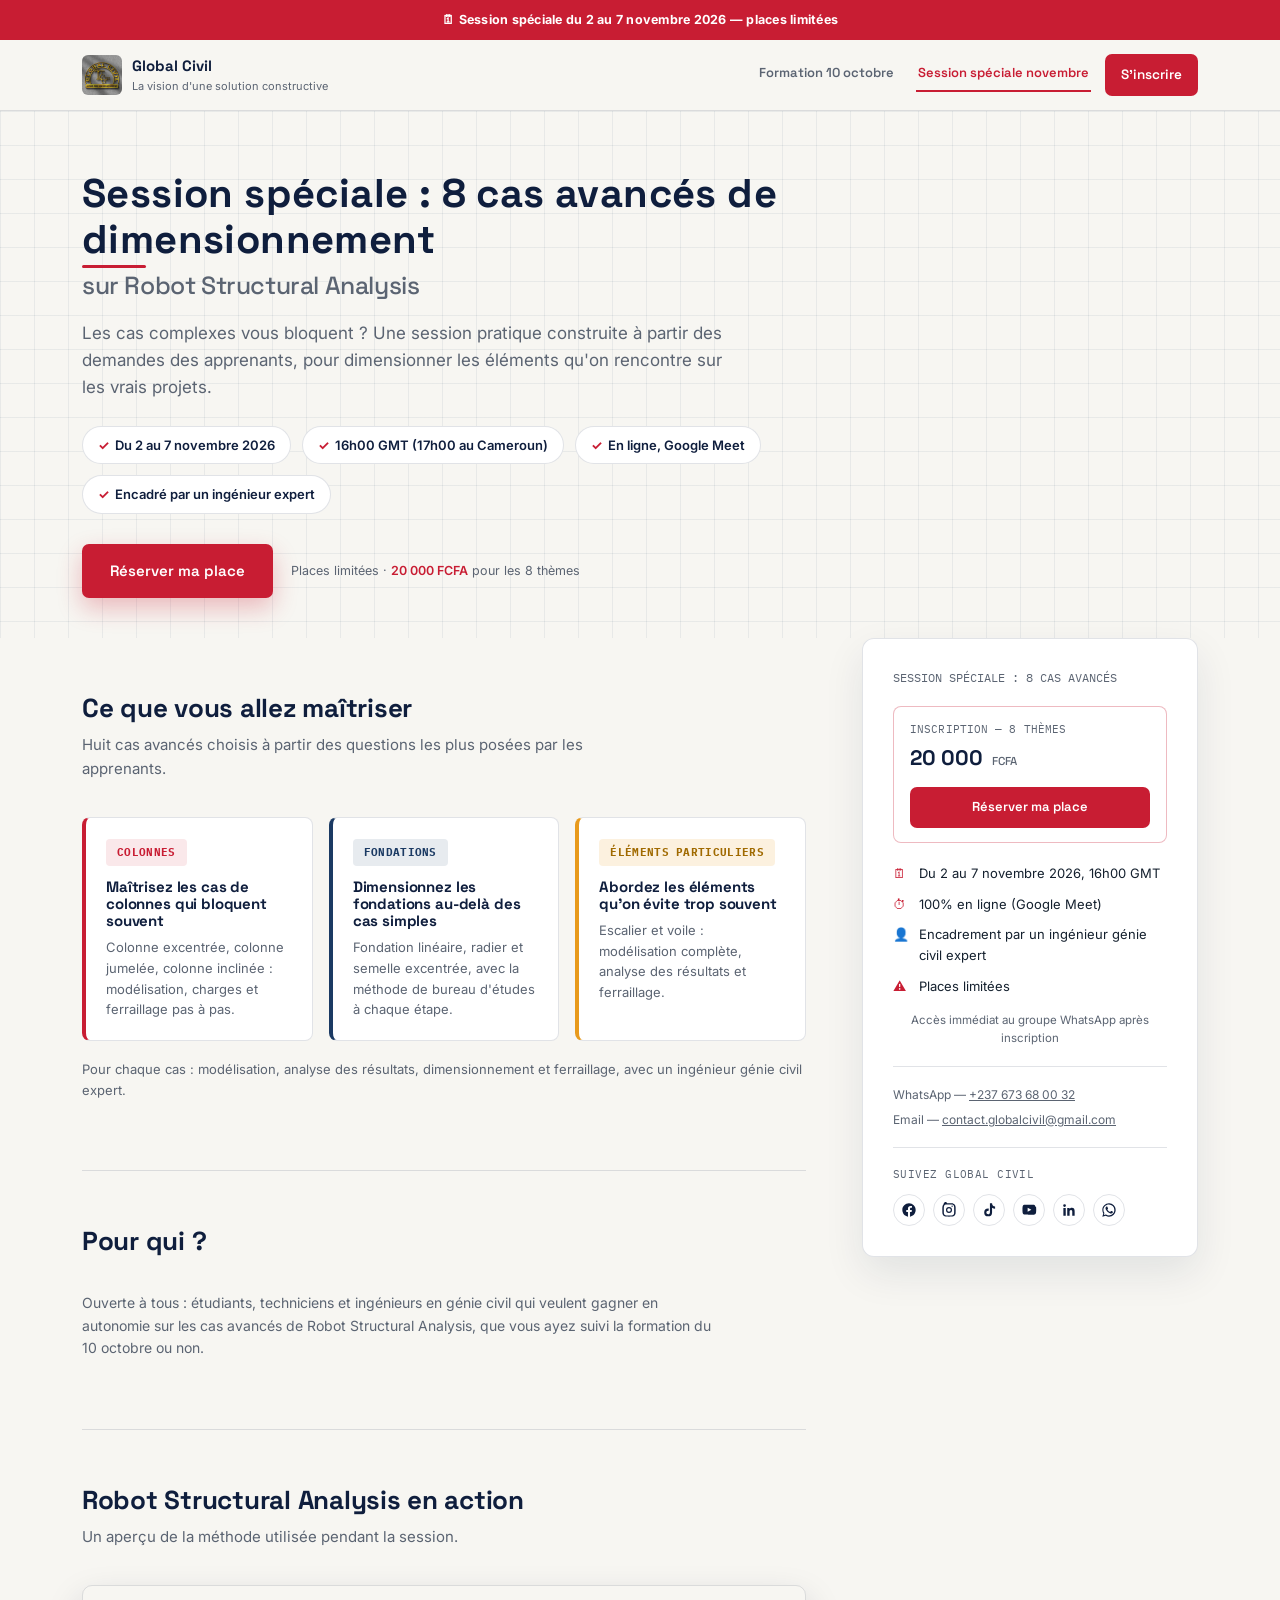
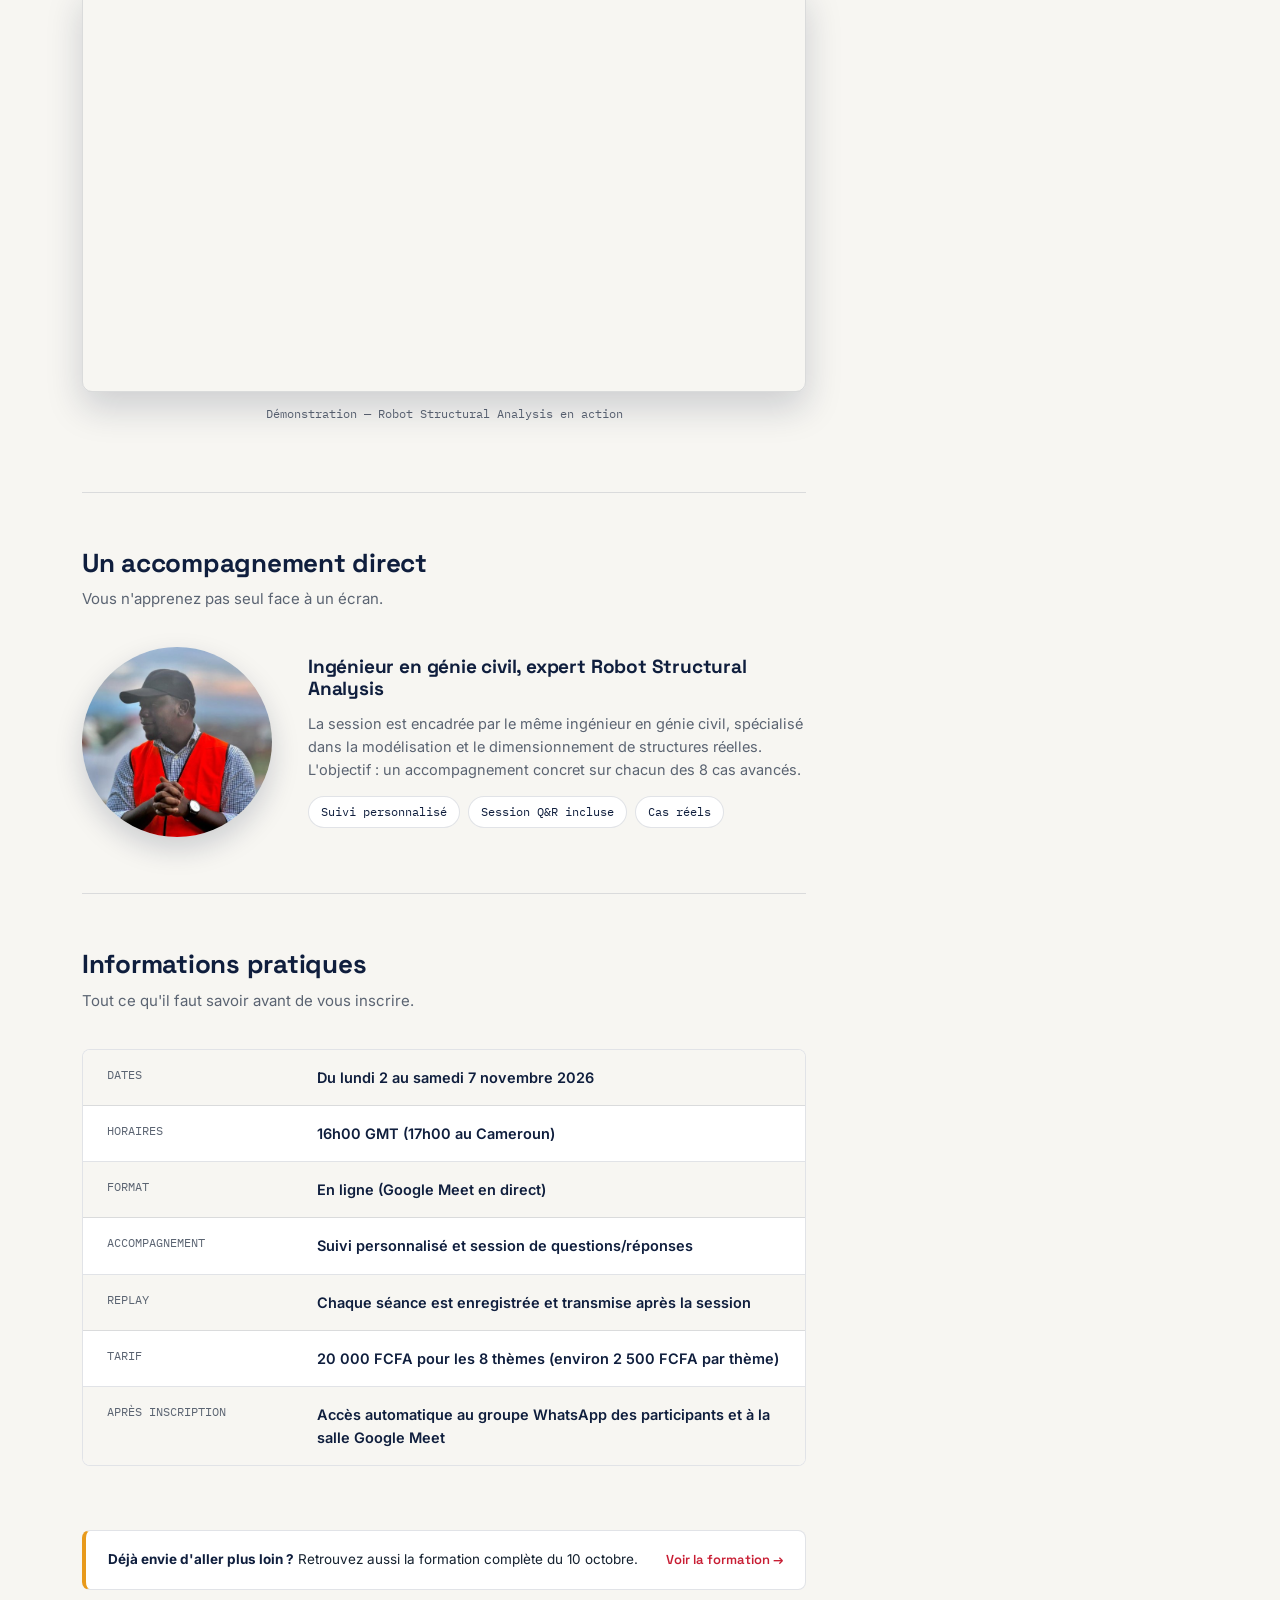
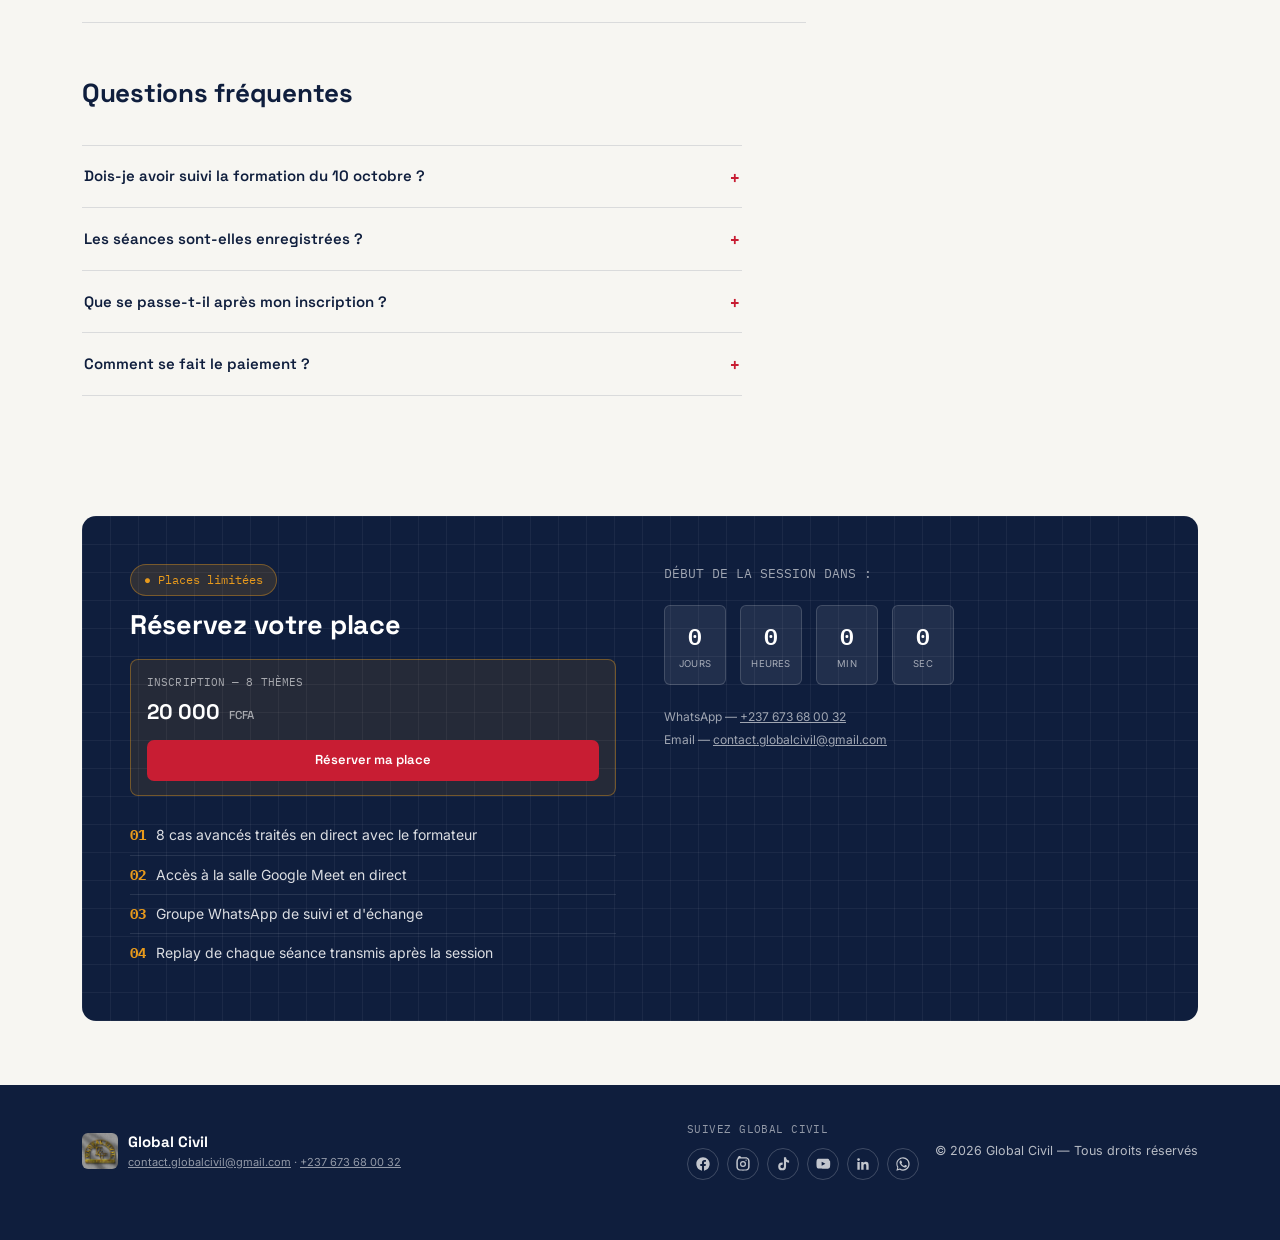
<file: session-speciale.html>
<!DOCTYPE html>
<html lang="fr">
<head>
<meta charset="UTF-8">
<meta name="viewport" content="width=device-width, initial-scale=1.0">
<meta name="theme-color" content="#0F1E3D">

<title>Session spéciale Robot Structural Analysis : 8 cas avancés de dimensionnement | Global Civil</title>
<meta name="description" content="Du 2 au 7 novembre 2026, en ligne : colonnes excentrée, jumelée et inclinée, radier, fondation linéaire, escalier, voile et semelle excentrée. Session pratique avec un ingénieur génie civil expert. 20 000 FCFA.">
<meta name="robots" content="index, follow">
<link rel="canonical" href="https://globalcivil.com/session-speciale-novembre">
<!-- SEO: remplacez l'URL canonique ci-dessus par l'adresse réelle une fois la page mise en ligne -->

<!-- Open Graph / réseaux sociaux -->
<meta property="og:type" content="website">
<meta property="og:title" content="Session spéciale Robot Structural Analysis : 8 cas avancés de dimensionnement | Global Civil">
<meta property="og:description" content="Du 2 au 7 novembre 2026, en ligne : colonnes excentrée, jumelée et inclinée, radier, fondation linéaire, escalier, voile et semelle excentrée. Session pratique avec un ingénieur génie civil expert. 20 000 FCFA.">
<meta property="og:locale" content="fr_FR">
<!-- SEO: ajoutez ici og:image et og:url avec des liens absolus (https://...) une fois la page hébergée : les aperçus de partage n'acceptent pas les images encodées en base64 -->
<meta name="twitter:card" content="summary_large_image">

<link rel="icon" type="image/jpeg" href="public/logo-global-civil.jpg">

<script type="application/ld+json">
{
  "@context": "https://schema.org",
  "@type": "Course",
  "name": "Session spéciale : 8 cas avancés de dimensionnement",
  "description": "Session pratique en ligne sur Robot Structural Analysis : colonne excentrée, colonne jumelée, colonne inclinée, fondation linéaire, radier, semelle excentrée, escalier et voile.",
  "provider": {
    "@type": "Organization",
    "name": "Global Civil",
    "sameAs": "https://global-civil.mymaketou.shop",
    "email": "contact.globalcivil@gmail.com"
  },
  "hasCourseInstance": {
    "@type": "CourseInstance",
    "courseMode": "online",
    "startDate": "2026-11-02T16:00:00Z",
    "endDate": "2026-11-07",
    "location": {
      "@type": "VirtualLocation",
      "url": "https://globalcivilstore.com/prd_mc7c0bef/checkout"
    }
  },
  "offers": [
    {
      "@type": "Offer",
      "name": "Session spéciale — 8 thèmes",
      "price": "20000",
      "priceCurrency": "XAF",
      "url": "https://globalcivilstore.com/prd_mc7c0bef/checkout",
      "availability": "https://schema.org/LimitedAvailability"
    }
  ]
}
</script>

<link rel="preconnect" href="https://fonts.googleapis.com">
<link href="https://fonts.googleapis.com/css2?family=Space+Grotesk:wght@400;500;600;700&family=IBM+Plex+Mono:wght@500;600&family=Inter:wght@400;500;600;700&display=swap" rel="stylesheet">
<link rel="stylesheet" href="public/styles.css">
</head>
<body>

<div class="top-bar">🗓 Session spéciale du 2 au 7 novembre 2026 — places limitées</div>
<svg xmlns="http://www.w3.org/2000/svg" style="display:none">
  <symbol id="icon-facebook" viewBox="0 0 24 24"><path fill="currentColor" d="M22 12.06C22 6.5 17.52 2 12 2S2 6.5 2 12.06c0 5.02 3.66 9.18 8.44 9.94v-7.03H7.9v-2.91h2.54V9.85c0-2.51 1.49-3.9 3.77-3.9 1.09 0 2.24.2 2.24.2v2.47h-1.26c-1.24 0-1.63.78-1.63 1.57v1.88h2.78l-.44 2.91h-2.34V22c4.78-.76 8.44-4.92 8.44-9.94z"/></symbol>
  <symbol id="icon-instagram" viewBox="0 0 24 24"><path fill="currentColor" d="M12 2c2.72 0 3.06.01 4.12.06 1.06.05 1.79.22 2.43.47.66.26 1.21.6 1.76 1.15.5.5.9 1.1 1.15 1.76.25.64.42 1.37.47 2.43.05 1.06.06 1.4.06 4.12s-.01 3.06-.06 4.12c-.05 1.06-.22 1.79-.47 2.43a4.9 4.9 0 0 1-1.15 1.76 4.9 4.9 0 0 1-1.76 1.15c-.64.25-1.37.42-2.43.47-1.06.05-1.4.06-4.12.06s-3.06-.01-4.12-.06c-1.06-.05-1.79-.22-2.43-.47a4.9 4.9 0 0 1-1.76-1.15 4.9 4.9 0 0 1-1.15-1.76c-.25-.64-.42-1.37-.47-2.43C2.01 15.06 2 14.72 2 12s.01-3.06.06-4.12c.05-1.06.22-1.79.47-2.43.26-.66.6-1.21 1.15-1.76A4.9 4.9 0 0 1 5.44.53c.64-.25 1.37-.42 2.43-.47C8.94 2.01 9.28 2 12 2zm0 1.8c-2.67 0-2.99.01-4.04.06-.87.04-1.34.18-1.65.3-.42.16-.71.36-1.02.67-.31.31-.51.6-.67 1.02-.12.31-.26.78-.3 1.65C4.27 8.55 4.26 8.87 4.26 12s.01 3.45.06 4.5c.04.87.18 1.34.3 1.65.16.42.36.71.67 1.02.31.31.6.51 1.02.67.31.12.78.26 1.65.3 1.05.05 1.37.06 4.04.06s2.99-.01 4.04-.06c.87-.04 1.34-.18 1.65-.3.42-.16.71-.36 1.02-.67.31-.31.51-.6.67-1.02.12-.31.26-.78.3-1.65.05-1.05.06-1.37.06-4.5s-.01-3.45-.06-4.5c-.04-.87-.18-1.34-.3-1.65a2.7 2.7 0 0 0-.67-1.02 2.7 2.7 0 0 0-1.02-.67c-.31-.12-.78-.26-1.65-.3-1.05-.05-1.37-.06-4.04-.06zm0 3.7a4.5 4.5 0 1 1 0 9 4.5 4.5 0 0 1 0-9zm0 1.8a2.7 2.7 0 1 0 0 5.4 2.7 2.7 0 0 0 0-5.4zm4.68-1.99a1.05 1.05 0 1 1 0-2.1 1.05 1.05 0 0 1 0 2.1z"/></symbol>
  <symbol id="icon-tiktok" viewBox="0 0 24 24"><path fill="currentColor" d="M16.6 2h-3.2v13.7c0 1.5-1.2 2.7-2.7 2.7a2.7 2.7 0 0 1 0-5.4c.3 0 .58.04.85.13V9.8a5.9 5.9 0 0 0-.85-.06 5.9 5.9 0 0 0 0 11.8 5.9 5.9 0 0 0 5.9-5.9V8.7a8.1 8.1 0 0 0 4.55 1.4V6.9a4.85 4.85 0 0 1-4.55-4.9z"/></symbol>
  <symbol id="icon-youtube" viewBox="0 0 24 24"><path fill="currentColor" d="M21.58 7.2s-.21-1.5-.87-2.16c-.83-.87-1.76-.87-2.19-.92C15.44 4 12 4 12 4h-.01s-3.44 0-6.51.12c-.43.05-1.36.05-2.19.92-.66.66-.87 2.16-.87 2.16S2.2 8.94 2.2 10.68v1.63c0 1.74.22 3.48.22 3.48s.21 1.5.86 2.16c.83.87 1.92.84 2.4.93 1.75.17 7.32.22 7.32.22s3.44 0 6.52-.12c.43-.05 1.36-.05 2.19-.93.66-.66.87-2.16.87-2.16s.22-1.74.22-3.48v-1.63c0-1.74-.22-3.48-.22-3.48zM9.98 14.6V8.7l5.64 2.96-5.64 2.94z"/></symbol>
  <symbol id="icon-linkedin" viewBox="0 0 24 24"><path fill="currentColor" d="M20.45 20.45h-3.56v-5.57c0-1.33-.02-3.04-1.85-3.04-1.85 0-2.14 1.45-2.14 2.94v5.67H9.34V9h3.42v1.56h.05c.48-.9 1.64-1.85 3.38-1.85 3.6 0 4.27 2.37 4.27 5.46v6.28zM5.34 7.43a2.07 2.07 0 1 1 0-4.14 2.07 2.07 0 0 1 0 4.14zM7.12 20.45H3.56V9h3.56v11.45z"/></symbol>
  <symbol id="icon-whatsapp" viewBox="0 0 24 24"><path fill="currentColor" d="M17.5 14.4c-.28-.14-1.65-.81-1.9-.9-.26-.1-.44-.14-.63.14-.18.28-.72.9-.88 1.08-.16.18-.32.2-.6.07-.28-.14-1.17-.43-2.23-1.37-.83-.74-1.38-1.65-1.55-1.93-.16-.28-.02-.43.12-.57.13-.13.28-.32.42-.48.14-.16.18-.28.28-.46.1-.18.05-.35-.02-.49-.07-.14-.63-1.53-.87-2.09-.23-.55-.46-.48-.63-.49h-.54c-.18 0-.48.07-.73.35-.25.28-.96.94-.96 2.28s.98 2.65 1.12 2.83c.14.18 1.93 2.95 4.68 4.14.65.28 1.16.45 1.56.58.66.21 1.25.18 1.72.11.53-.08 1.65-.67 1.88-1.32.23-.64.23-1.19.16-1.31-.07-.11-.25-.18-.53-.32zM12.02 2C6.5 2 2.03 6.48 2.03 12c0 1.85.5 3.58 1.36 5.07L2 22l5.06-1.33A9.94 9.94 0 0 0 12.02 22C17.55 22 22 17.52 22 12S17.55 2 12.02 2zm0 18.1c-1.63 0-3.15-.47-4.43-1.28l-.32-.19-3 .79.8-2.93-.2-.3a8.1 8.1 0 0 1-1.24-4.29c0-4.52 3.68-8.19 8.2-8.19a8.14 8.14 0 0 1 8.18 8.19c0 4.52-3.68 8.2-8.19 8.2z"/></symbol>
</svg>

<header id="siteHeader">
  <div class="nav-inner">
    <div class="brand">
      <img src="public/logo-global-civil.jpg" alt="Logo Global Civil">
      <div class="brand-text">Global Civil<span>La vision d'une solution constructive</span></div>
    </div>
    <nav class="nav-links" aria-label="Pages">
      <a href="index.html" class="nav-link">Formation 10 octobre</a>
      <a href="session-speciale.html" class="nav-link active">Session spéciale novembre</a>
    </nav>
    <div class="nav-right">
      <button type="button" class="nav-toggle" id="navToggle" aria-expanded="false" aria-controls="navMobilePanel" aria-label="Ouvrir le menu">☰</button>
      <a href="#inscription" class="btn btn-nav">S'inscrire</a>
    </div>
  </div>
  <nav class="nav-mobile-panel" id="navMobilePanel" aria-label="Pages (mobile)">
    <a href="index.html">Formation 10 octobre</a>
    <a href="session-speciale.html" class="active">Session spéciale novembre</a>
  </nav>
</header>

<main>

<section class="hero grid-bg">
  <div class="wrap">
    <div class="hero-text">
      <h1><span class="h1-main">Session spéciale : 8 cas avancés de dimensionnement</span><span class="h1-sub">sur Robot Structural Analysis</span></h1>
      <p class="lead">Les cas complexes vous bloquent&nbsp;? Une session pratique construite à partir des demandes des apprenants, pour dimensionner les éléments qu'on rencontre sur les vrais projets.</p>
      <div class="meta-line">
        <span><b>✓</b> Du 2 au 7 novembre 2026</span>
        <span><b>✓</b> 16h00 GMT (17h00 au Cameroun)</span>
        <span><b>✓</b> En ligne, Google Meet</span>
        <span><b>✓</b> Encadré par un ingénieur expert</span>
      </div>
      <div class="hero-actions">
        <a href="https://globalcivilstore.com/prd_mc7c0bef/checkout" target="_blank" rel="noopener" class="btn">Réserver ma place</a>
        <span class="trust">Places limitées · <b>20 000 FCFA</b> pour les 8 thèmes</span>
      </div>
    </div>
  </div>
</section>

<div class="page-layout">
  <div class="main-col">

    <div class="m-section" style="border-top:none;">
      <div class="section-head">
        <h2>Ce que vous allez maîtriser</h2>
        <p>Huit cas avancés choisis à partir des questions les plus posées par les apprenants.</p>
      </div>
      <div class="value-grid">
        <div class="value-card">
          <span class="value-tag">Colonnes</span>
          <h3>Maîtrisez les cas de colonnes qui bloquent souvent</h3>
          <p>Colonne excentrée, colonne jumelée, colonne inclinée&nbsp;: modélisation, charges et ferraillage pas à pas.</p>
        </div>
        <div class="value-card v2">
          <span class="value-tag">Fondations</span>
          <h3>Dimensionnez les fondations au-delà des cas simples</h3>
          <p>Fondation linéaire, radier et semelle excentrée, avec la méthode de bureau d'études à chaque étape.</p>
        </div>
        <div class="value-card v3">
          <span class="value-tag">Éléments particuliers</span>
          <h3>Abordez les éléments qu'on évite trop souvent</h3>
          <p>Escalier et voile&nbsp;: modélisation complète, analyse des résultats et ferraillage.</p>
        </div>
      </div>
      <p class="value-note">Pour chaque cas&nbsp;: modélisation, analyse des résultats, dimensionnement et ferraillage, avec un ingénieur génie civil expert.</p>
    </div>

    <div class="m-section">
      <div class="section-head">
        <h2>Pour qui&nbsp;?</h2>
      </div>
      <p style="max-width:640px;color:var(--steel);font-size:14px;">Ouverte à tous&nbsp;: étudiants, techniciens et ingénieurs en génie civil qui veulent gagner en autonomie sur les cas avancés de Robot Structural Analysis, que vous ayez suivi la formation du 10 octobre ou non.</p>
    </div>

    <div class="m-section">
      <div class="section-head">
        <h2>Robot Structural Analysis en action</h2>
        <p>Un aperçu de la méthode utilisée pendant la session.</p>
      </div>
      <div class="video-embed">
        <iframe src="https://www.youtube-nocookie.com/embed/_bPtK1mCHOc?si=Ghao2D-8QTu6YnwT" title="Démonstration Robot Structural Analysis" loading="lazy" allow="accelerometer; autoplay; clipboard-write; encrypted-media; gyroscope; picture-in-picture; web-share" referrerpolicy="strict-origin-when-cross-origin" allowfullscreen></iframe>
      </div>
      <p class="video-caption">Démonstration — Robot Structural Analysis en action</p>
    </div>

    <div class="m-section">
      <div class="section-head">
        <h2>Un accompagnement direct</h2>
        <p>Vous n'apprenez pas seul face à un écran.</p>
      </div>
      <div class="instructor">
        <div class="instructor-photo">
          <img src="public/instructor-photo.jpg" alt="Formateur — ingénieur génie civil, expert Robot Structural Analysis">
        </div>
        <div class="instructor-content">
          <h3>Ingénieur en génie civil, expert Robot Structural Analysis</h3>
          <p>La session est encadrée par le même ingénieur en génie civil, spécialisé dans la modélisation et le dimensionnement de structures réelles. L'objectif&nbsp;: un accompagnement concret sur chacun des 8 cas avancés.</p>
          <div class="badge-row">
            <span class="badge">Suivi personnalisé</span>
            <span class="badge">Session Q&amp;R incluse</span>
            <span class="badge">Cas réels</span>
          </div>
        </div>
      </div>
    </div>

    <div class="m-section" id="infos">
      <div class="section-head">
        <h2>Informations pratiques</h2>
        <p>Tout ce qu'il faut savoir avant de vous inscrire.</p>
      </div>
      <div class="spec-sheet">
        <div class="spec-row"><div class="k">DATES</div><div class="v">Du lundi 2 au samedi 7 novembre 2026</div></div>
        <div class="spec-row"><div class="k">HORAIRES</div><div class="v">16h00 GMT (17h00 au Cameroun)</div></div>
        <div class="spec-row"><div class="k">FORMAT</div><div class="v">En ligne (Google Meet en direct)</div></div>
        <div class="spec-row"><div class="k">ACCOMPAGNEMENT</div><div class="v">Suivi personnalisé et session de questions/réponses</div></div>
        <div class="spec-row"><div class="k">REPLAY</div><div class="v">Chaque séance est enregistrée et transmise après la session</div></div>
        <div class="spec-row"><div class="k">TARIF</div><div class="v">20 000 FCFA pour les 8 thèmes (environ 2 500 FCFA par thème)</div></div>
        <div class="spec-row"><div class="k">APRÈS INSCRIPTION</div><div class="v">Accès automatique au groupe WhatsApp des participants et à la salle Google Meet</div></div>
      </div>
    </div>

    <div class="cross-promo">
      <p><b>Déjà envie d'aller plus loin&nbsp;?</b> Retrouvez aussi la formation complète du 10 octobre.</p>
      <a href="index.html">Voir la formation →</a>
    </div>

    <div class="m-section">
      <div class="section-head">
        <h2>Questions fréquentes</h2>
      </div>
      <div class="faq-wrap" id="faq">
        <div class="faq-item">
          <div class="faq-q"><span>Dois-je avoir suivi la formation du 10 octobre&nbsp;?</span><span class="plus">+</span></div>
          <div class="faq-a">Non. La session est ouverte à tous. Une connaissance de base de Robot Structural Analysis est recommandée pour profiter pleinement des cas avancés.</div>
        </div>
        <div class="faq-item">
          <div class="faq-q"><span>Les séances sont-elles enregistrées&nbsp;?</span><span class="plus">+</span></div>
          <div class="faq-a">Oui. Chaque séance est enregistrée et le replay est transmis aux participants après la session.</div>
        </div>
        <div class="faq-item">
          <div class="faq-q"><span>Que se passe-t-il après mon inscription&nbsp;?</span><span class="plus">+</span></div>
          <div class="faq-a">Vous recevez automatiquement le lien d'accès au groupe WhatsApp des participants et à la salle Google Meet.</div>
        </div>
        <div class="faq-item">
          <div class="faq-q"><span>Comment se fait le paiement&nbsp;?</span><span class="plus">+</span></div>
          <div class="faq-a">Le paiement des 20 000 FCFA se fait en ligne via notre page de paiement sécurisée, avec confirmation immédiate.</div>
        </div>
      </div>
    </div>

  </div>

  <div class="side-col">
    <div class="order-card">
      <div class="oc-label">SESSION SPÉCIALE : 8 CAS AVANCÉS</div>
      <div class="price-tiers">
        <div class="price-tier total">
          <div class="pt-label">INSCRIPTION — 8 THÈMES</div>
          <div class="pt-amount">20 000 <span class="cur">FCFA</span></div>
          <a href="https://globalcivilstore.com/prd_mc7c0bef/checkout" target="_blank" rel="noopener" class="btn">Réserver ma place</a>
        </div>
      </div>
      <div class="oc-facts">
        <div class="oc-fact"><span class="ic">🗓</span><span>Du 2 au 7 novembre 2026, 16h00 GMT</span></div>
        <div class="oc-fact"><span class="ic">⏱</span><span>100% en ligne (Google Meet)</span></div>
        <div class="oc-fact"><span class="ic">👤</span><span>Encadrement par un ingénieur génie civil expert</span></div>
        <div class="oc-fact"><span class="ic">⚠</span><span>Places limitées</span></div>
      </div>
      <p class="oc-note">Accès immédiat au groupe WhatsApp après inscription</p>
      <div class="oc-contact">
        <span>WhatsApp — <a href="https://wa.me/237673680032" target="_blank" rel="noopener">+237 673 68 00 32</a></span>
        <span>Email — <a href="mailto:contact.globalcivil@gmail.com">contact.globalcivil@gmail.com</a></span>
      </div>

      <div style="margin-top:18px;padding-top:18px;border-top:1px solid var(--line);">
        <div class="social-label">SUIVEZ GLOBAL CIVIL</div>
        <div class="social-row">
          <a class="social-link" href="https://web.facebook.com/styve237" target="_blank" rel="noopener" aria-label="Facebook"><svg><use href="#icon-facebook"/></svg></a>
          <a class="social-link" href="https://instagram.com/globalcivil237" target="_blank" rel="noopener" aria-label="Instagram"><svg><use href="#icon-instagram"/></svg></a>
          <a class="social-link" href="https://www.tiktok.com/@civilglobal" target="_blank" rel="noopener" aria-label="TikTok"><svg><use href="#icon-tiktok"/></svg></a>
          <a class="social-link" href="https://www.youtube.com/channel/UCatvwegNAvErg5f3G7n8PNw" target="_blank" rel="noopener" aria-label="YouTube"><svg><use href="#icon-youtube"/></svg></a>
          <a class="social-link" href="https://www.linkedin.com/company/global-civil/" target="_blank" rel="noopener" aria-label="LinkedIn"><svg><use href="#icon-linkedin"/></svg></a>
          <a class="social-link" href="https://whatsapp.com/channel/0029Va90a45AjPXUIJsMi63X" target="_blank" rel="noopener" aria-label="Chaîne WhatsApp"><svg><use href="#icon-whatsapp"/></svg></a>
        </div>
      </div>
    </div>
  </div>
</div>

<section class="final-cta" id="inscription">
  <div class="wrap">
    <div class="pricing-panel">
      <div class="pricing-inner">
        <div>
          <span class="scarcity">● Places limitées</span>
          <h2>Réservez votre place</h2>
          <div class="price-tiers">
            <div class="price-tier total">
              <div class="pt-label">INSCRIPTION — 8 THÈMES</div>
              <div class="pt-amount">20 000 <span class="cur">FCFA</span></div>
              <a href="https://globalcivilstore.com/prd_mc7c0bef/checkout" target="_blank" rel="noopener" class="btn">Réserver ma place</a>
            </div>
          </div>
          <ul class="include-list">
            <li><b>01</b> 8 cas avancés traités en direct avec le formateur</li>
            <li><b>02</b> Accès à la salle Google Meet en direct</li>
            <li><b>03</b> Groupe WhatsApp de suivi et d'échange</li>
            <li><b>04</b> Replay de chaque séance transmis après la session</li>
          </ul>
        </div>
        <div>
          <div class="mono" style="font-size:13px;color:rgba(255,255,255,0.6);margin-bottom:10px;">DÉBUT DE LA SESSION DANS&nbsp;:</div>
          <div class="countdown" id="countdown" data-target="2026-11-02T16:00:00Z">
            <div class="cd-box"><div class="n" id="cd-days">–</div><div class="l">JOURS</div></div>
            <div class="cd-box"><div class="n" id="cd-hours">–</div><div class="l">HEURES</div></div>
            <div class="cd-box"><div class="n" id="cd-min">–</div><div class="l">MIN</div></div>
            <div class="cd-box"><div class="n" id="cd-sec">–</div><div class="l">SEC</div></div>
          </div>
          <div class="contact-line">
            <span>WhatsApp — <a href="https://wa.me/237673680032" target="_blank" rel="noopener">+237 673 68 00 32</a></span>
            <span>Email — <a href="mailto:contact.globalcivil@gmail.com">contact.globalcivil@gmail.com</a></span>
          </div>
        </div>
      </div>
    </div>
  </div>
</section>

</main>

<footer>
  <div class="wrap footer-inner">
    <div class="brand">
      <img src="public/logo-global-civil.jpg" alt="Logo Global Civil" style="width:36px;height:36px;border-radius:6px;object-fit:cover;">
      <div class="brand-text">Global Civil<span><a href="mailto:contact.globalcivil@gmail.com">contact.globalcivil@gmail.com</a> · <a href="https://wa.me/237673680032" target="_blank" rel="noopener">+237 673 68 00 32</a></span></div>
    </div>
    <div>
      <div class="social-label">SUIVEZ GLOBAL CIVIL</div>
      <div class="social-row">
        <a class="social-link" href="https://web.facebook.com/styve237" target="_blank" rel="noopener" aria-label="Facebook"><svg><use href="#icon-facebook"/></svg></a>
        <a class="social-link" href="https://instagram.com/globalcivil237" target="_blank" rel="noopener" aria-label="Instagram"><svg><use href="#icon-instagram"/></svg></a>
        <a class="social-link" href="https://www.tiktok.com/@civilglobal" target="_blank" rel="noopener" aria-label="TikTok"><svg><use href="#icon-tiktok"/></svg></a>
        <a class="social-link" href="https://www.youtube.com/channel/UCatvwegNAvErg5f3G7n8PNw" target="_blank" rel="noopener" aria-label="YouTube"><svg><use href="#icon-youtube"/></svg></a>
        <a class="social-link" href="https://www.linkedin.com/company/global-civil/" target="_blank" rel="noopener" aria-label="LinkedIn"><svg><use href="#icon-linkedin"/></svg></a>
        <a class="social-link" href="https://whatsapp.com/channel/0029Va90a45AjPXUIJsMi63X" target="_blank" rel="noopener" aria-label="Chaîne WhatsApp"><svg><use href="#icon-whatsapp"/></svg></a>
      </div>
    </div>
    <div>© 2026 Global Civil — Tous droits réservés</div>
  </div>
</footer>

<div class="sticky-cta">
  <div class="price-tag">20 000 FCFA</div>
  <a href="https://globalcivilstore.com/prd_mc7c0bef/checkout" target="_blank" rel="noopener" class="btn">Réserver</a>
</div>

<script src="public/site.js" defer></script>

</body>
</html>
</file>
<file: public/styles.css>
:root{
  --navy:#0F1E3D;
  --blueprint:#1B3A63;
  --crimson:#C81D33;
  --crimson-dark:#A5162A;
  --amber:#E89A1C;
  --paper:#F7F6F2;
  --card:#FFFFFF;
  --steel:#5B6472;
  --ink:#14202E;
  --line: rgba(15,30,61,0.12);
  --grid: rgba(27,58,99,0.07);
}
*{box-sizing:border-box;}
html{scroll-behavior:smooth;}
body{
  margin:0;
  background:var(--paper);
  color:var(--ink);
  font-family:'Inter', sans-serif;
  font-size:16px;
  line-height:1.6;
  -webkit-font-smoothing:antialiased;
  padding-bottom:78px;
}
@media (min-width:761px){ body{ padding-bottom:0; } }
img{max-width:100%;display:block;}
h1,h2,h3{
  font-family:'Space Grotesk', sans-serif;
  color:var(--navy);
  margin:0;
  line-height:1.14;
  letter-spacing:-0.01em;
}
.mono{ font-family:'IBM Plex Mono', monospace; }
a{color:inherit;}
.wrap{ max-width:1180px; margin:0 auto; padding:0 20px; }
@media (min-width:641px){ .wrap{padding:0 32px;} }

.grid-bg{
  background-image:
    linear-gradient(var(--grid) 1px, transparent 1px),
    linear-gradient(90deg, var(--grid) 1px, transparent 1px);
  background-size: 34px 34px;
}

/* ---------- BUTTON ---------- */
.btn{
  display:inline-flex; align-items:center; justify-content:center; gap:8px;
  padding:14px 24px;
  background:var(--crimson);
  color:#fff;
  font-family:'Space Grotesk'; font-weight:600; font-size:14.5px;
  border:none; border-radius:7px;
  cursor:pointer; text-decoration:none;
  transition:transform .15s ease, box-shadow .15s ease, background .15s ease;
  box-shadow:0 10px 24px rgba(200,29,51,0.28);
}
@media (min-width:641px){ .btn{ padding:15px 28px; font-size:15px; } }
.btn:hover{ background:var(--crimson-dark); transform:translateY(-2px); box-shadow:0 14px 28px rgba(200,29,51,0.34);}
.btn:active{ transform:translateY(0); }
.btn-nav{ padding:10px 16px; font-size:13.5px; box-shadow:none; }
.btn-nav:hover{ box-shadow:0 8px 18px rgba(200,29,51,0.28); }
.btn-outline{
  background:transparent; color:var(--crimson); border:1.5px solid var(--crimson);
  box-shadow:none;
}
.btn-outline:hover{
  background:rgba(200,29,51,0.08); color:var(--crimson-dark); border-color:var(--crimson-dark);
  transform:translateY(-2px); box-shadow:none;
}

/* ---------- NAV ---------- */
header{
  position:sticky; top:0; z-index:50;
  background:rgba(247,246,242,0.92);
  backdrop-filter:blur(6px);
  border-bottom:1px solid var(--line);
  transition:box-shadow .25s ease;
}
header.scrolled{ box-shadow:0 6px 18px rgba(15,30,61,0.08); }
.nav-inner{
  display:flex; align-items:center; gap:14px;
  padding:12px 20px; max-width:1180px; margin:0 auto;
}
@media (min-width:641px){ .nav-inner{ padding:14px 32px; } }
.brand{ display:flex; align-items:center; gap:10px; margin-right:auto; }
.brand img{ width:36px; height:36px; border-radius:6px; object-fit:cover; }
@media (min-width:641px){ .brand img{ width:40px; height:40px; } }
.brand-text{ font-family:'Space Grotesk'; font-weight:700; font-size:14px; color:var(--navy); }
.brand-text span{ display:none; font-family:'Inter'; font-weight:400; font-size:11px; color:var(--steel); }
@media (min-width:520px){ .brand-text span{ display:block; } }
@media (min-width:641px){ .brand-text{ font-size:15px; } }

.nav-links{ display:none; align-items:center; gap:20px; }
@media (min-width:761px){ .nav-links{ display:flex; } }
.nav-link{
  font-family:'Space Grotesk'; font-weight:600; font-size:13px; color:var(--steel);
  text-decoration:none; padding:6px 2px; border-bottom:2px solid transparent; white-space:nowrap;
  transition:color .15s ease, border-color .15s ease;
}
.nav-link:hover{ color:var(--navy); }
.nav-link.active{ color:var(--crimson); border-bottom-color:var(--crimson); }

.nav-right{ display:flex; align-items:center; gap:10px; }

.nav-toggle{
  display:flex; align-items:center; justify-content:center;
  width:36px; height:36px; border-radius:7px; border:1px solid var(--line); background:#fff;
  color:var(--navy); font-size:16px; line-height:1; cursor:pointer; flex-shrink:0; padding:0;
}
@media (min-width:761px){ .nav-toggle{ display:none; } }

.nav-mobile-panel{
  display:none; flex-direction:column; gap:2px;
  border-top:1px solid var(--line); background:#fff;
  padding:8px 20px 14px; max-width:1180px; margin:0 auto;
}
.nav-mobile-panel.open{ display:flex; }
@media (min-width:761px){ .nav-mobile-panel{ display:none !important; } }
.nav-mobile-panel a{
  padding:11px 10px; border-radius:7px; font-family:'Space Grotesk'; font-weight:600; font-size:14px;
  color:var(--navy); text-decoration:none;
}
.nav-mobile-panel a.active{ background:rgba(200,29,51,0.08); color:var(--crimson); }

/* ---------- TOP BAR ---------- */
.top-bar{
  background:var(--crimson); color:#fff; text-align:center;
  padding:9px 14px; font-size:11.5px; font-weight:700;
  letter-spacing:0.02em;
}
@media (min-width:641px){ .top-bar{ padding:10px 16px; font-size:12.5px; } }

/* ---------- HERO (full width, text only) ---------- */
.hero{ padding:32px 0 24px; }
@media (min-width:641px){ .hero{ padding:60px 0 40px; } }
.hero-text{ max-width:760px; }
.hero h1{ font-size:25px; display:flex; flex-direction:column; gap:0; }
@media (min-width:481px){ .hero h1{ font-size:29px; } }
@media (min-width:641px){ .hero h1{ font-size:40px; } }

.h1-main{
  position:relative; display:inline-block;
  opacity:0; transform:translateY(30px) scale(0.96); letter-spacing:0.06em;
  animation:titleSlowIn 1.4s cubic-bezier(0.16,1,0.3,1) forwards;
}
.h1-main::after{
  content:""; position:absolute; left:0; bottom:-6px; height:3px; width:0;
  background:var(--crimson); border-radius:2px;
  animation:heroDrawLine 0.6s ease-out 1.05s forwards;
}
@keyframes titleSlowIn{
  0%{ opacity:0; transform:translateY(30px) scale(0.96); letter-spacing:0.06em; }
  100%{ opacity:1; transform:translateY(0) scale(1); letter-spacing:0.01em; }
}
@keyframes heroDrawLine{ to{ width:64px; } }

.h1-sub{
  font-size:0.62em; font-weight:500; color:var(--steel); margin-top:10px;
  opacity:0; transform:translateY(16px);
  animation:heroFadeUp 0.9s ease-out 1.2s forwards;
}
@keyframes heroFadeUp{ to{ opacity:1; transform:translateY(0); } }

@media (prefers-reduced-motion: reduce){
  .h1-main, .h1-sub{ animation:none; opacity:1; transform:none; letter-spacing:normal; }
  .h1-main::after{ animation:none; width:64px; }
}

.hero p.lead{ margin:16px 0 0; font-size:14.5px; color:var(--steel); max-width:640px; }
@media (min-width:641px){ .hero p.lead{ margin:20px 0 0; font-size:17px; } }
.meta-line{
  display:flex; flex-wrap:wrap; gap:9px; margin-top:18px;
}
.meta-line span{
  display:flex; align-items:center; gap:6px;
  background:#fff; border:1px solid var(--line); border-radius:20px;
  padding:7px 13px; font-size:12px; font-weight:600; color:var(--navy);
}
.meta-line span b{ color:var(--crimson); font-weight:700; }
@media (min-width:641px){
  .meta-line{ gap:11px; margin-top:24px; }
  .meta-line span{ font-size:13px; padding:8px 15px; }
}
.hero-actions{ margin-top:22px; display:flex; flex-direction:column; align-items:stretch; gap:12px; }
.hero-actions .btn{ width:100%; }
@media (min-width:481px){
  .hero-actions{ flex-direction:row; align-items:center; gap:18px; }
  .hero-actions .btn{ width:auto; }
}
@media (min-width:641px){ .hero-actions{ margin-top:30px; } }
.hero-actions .trust{ font-size:12.5px; color:var(--steel); }
.hero-actions .trust b{ color:var(--crimson); font-weight:600; }

/* ---------- PAGE LAYOUT (main + purchase sidebar) ---------- */
.page-layout{
  max-width:1180px; margin:0 auto; padding:0 20px;
  display:grid; grid-template-columns:1fr; gap:8px;
  align-items:start;
}
@media (min-width:961px){
  .page-layout{ grid-template-columns:1fr 336px; gap:56px; padding:0 32px; }
}
.main-col{ min-width:0; }
.side-col{ position:static; margin:0 0 8px; order:-1; }
@media (min-width:961px){ .side-col{ position:sticky; top:92px; margin:0; order:0; } }

/* ---------- ORDER CARD ---------- */
.order-card{
  background:var(--card); border:1px solid var(--line); border-radius:12px;
  padding:20px; box-shadow:0 16px 40px rgba(15,30,61,0.09);
}
@media (min-width:641px){ .order-card{ padding:26px; } }
@media (min-width:961px){ .order-card{ padding:30px; } }
.order-card .oc-label{ font-family:'IBM Plex Mono'; font-size:11.5px; color:var(--steel); }
.oc-facts{ margin:20px 0 0; display:flex; flex-direction:column; gap:10px; }
.oc-fact{ display:flex; gap:10px; align-items:flex-start; font-size:13px; color:var(--ink); }
.oc-fact .ic{ color:var(--crimson); flex-shrink:0; width:16px; }
.oc-note{ margin-top:14px; font-size:11.5px; color:var(--steel); text-align:center; }
.oc-contact{
  margin-top:18px; padding-top:18px; border-top:1px solid var(--line);
  font-size:12px; color:var(--steel); display:flex; flex-direction:column; gap:6px;
}

/* ---------- ALUMNI / PREFERENTIAL RATE BOX ---------- */
.alumni-box{
  margin-top:16px; padding:16px; border-radius:10px;
  background:rgba(232,154,28,0.08); border:1px solid rgba(232,154,28,0.35);
}
.alumni-box .value-tag{ margin-bottom:8px; }
.alumni-box p{ margin:0; font-size:12.5px; color:var(--ink); line-height:1.55; }
.alumni-box p b{ color:#a06a00; }
.alumni-box .btn{ margin-top:12px; width:100%; padding:10px; font-size:12.5px; }

/* ---------- CROSS-PROMO (discreet link to the other page) ---------- */
.cross-promo{
  display:flex; flex-direction:column; gap:10px;
  background:#fff; border:1px solid var(--line); border-left:4px solid var(--amber);
  border-radius:8px; padding:16px 18px; margin:8px 0 32px;
}
@media (min-width:641px){
  .cross-promo{ flex-direction:row; align-items:center; justify-content:space-between; gap:18px; padding:18px 22px; }
}
.cross-promo p{ margin:0; font-size:13.5px; color:var(--ink); }
.cross-promo p b{ color:var(--navy); }
.cross-promo a{ font-family:'Space Grotesk'; font-weight:600; font-size:13px; color:var(--crimson); text-decoration:none; white-space:nowrap; }
.cross-promo a:hover{ text-decoration:underline; }

/* ---------- SOCIAL LINKS ---------- */
.social-label{ font-family:'IBM Plex Mono'; font-size:11px; letter-spacing:0.04em; color:var(--steel); margin-bottom:10px; }
.social-row{ display:flex; flex-wrap:wrap; gap:8px; }
.social-link{
  width:32px; height:32px; border-radius:50%; border:1px solid var(--line);
  display:flex; align-items:center; justify-content:center; color:var(--navy);
  text-decoration:none; transition:background .15s ease, color .15s ease, border-color .15s ease, transform .15s ease;
}
.social-link svg{ width:16px; height:16px; }
.social-link:hover{ background:var(--navy); border-color:var(--navy); color:#fff; transform:translateY(-2px); }
footer .social-link{ border-color:rgba(255,255,255,0.2); color:rgba(255,255,255,0.75); }
footer .social-link:hover{ background:var(--crimson); border-color:var(--crimson); color:#fff; }
footer .social-label{ color:rgba(255,255,255,0.55); }

/* ---------- TWO-TIER PRICING (used in sidebar and final CTA) ---------- */
.price-tiers{ margin-top:18px; display:flex; flex-direction:column; gap:12px; }
.price-tier{ border:1px solid var(--line); border-radius:8px; padding:14px 16px; background:var(--paper); }
.price-tier.total{ background:#fff; border-color:rgba(200,29,51,0.3); }
.pt-label{ font-family:'IBM Plex Mono'; font-size:10.5px; color:var(--steel); letter-spacing:0.01em; }
.pt-amount{ font-family:'Space Grotesk'; font-weight:700; font-size:21px; color:var(--navy); margin-top:4px; }
.pt-amount .cur{ font-size:11.5px; color:var(--steel); font-weight:500; margin-left:4px; }
.price-tier .btn{ width:100%; margin-top:12px; padding:10px; font-size:13px; box-shadow:none; }
.price-tier .btn:hover{ box-shadow:none; }
.pricing-panel .price-tier{ background:rgba(255,255,255,0.05); border-color:rgba(255,255,255,0.16); }
.pricing-panel .price-tier.total{ background:rgba(232,154,28,0.1); border-color:rgba(232,154,28,0.4); }
.pricing-panel .pt-label{ color:rgba(255,255,255,0.6); }
.pricing-panel .pt-amount{ color:#fff; }
.pricing-panel .pt-amount .cur{ color:rgba(255,255,255,0.6); }

/* ---------- HERO VIDEO (restored frame, 9:16 vertical) ---------- */
.video-frame{ margin-top:24px; }
@media (min-width:641px){ .video-frame{ margin-top:32px; } }
.viewport{ position:relative; width:100%; aspect-ratio:16/9; }
.viewport .ring{
  position:absolute; inset:0; border-radius:10px; overflow:hidden;
  box-shadow:0 20px 45px rgba(15,30,61,0.26);
}
.viewport .ring video{ width:100%; height:100%; object-fit:cover; }
.corner{ position:absolute; width:24px; height:24px; border-color:var(--crimson); border-style:solid; border-width:0; }
.corner.tl{ top:-8px; left:-8px; border-top-width:3px; border-left-width:3px; }
.corner.br{ bottom:-8px; right:-8px; border-bottom-width:3px; border-right-width:3px; }
.viewport-caption{ text-align:center; margin-top:14px; font-size:12px; color:var(--steel); font-family:'IBM Plex Mono', monospace; }

/* ---------- SECTION GENERIC ---------- */
.m-section{ padding:36px 0; border-top:1px solid var(--line); }
@media (min-width:641px){ .m-section{ padding:56px 0; } }
.m-section:first-child{ border-top:none; }
.section-head{ max-width:560px; margin-bottom:24px; }
@media (min-width:641px){ .section-head{ margin-bottom:36px; } }
.section-head h2{ font-size:21px; }
@media (min-width:641px){ .section-head h2{ font-size:26px; } }
.section-head p{ color:var(--steel); margin-top:9px; font-size:14px; }
@media (min-width:641px){ .section-head p{ font-size:15px; } }

.value-grid{ display:grid; grid-template-columns:1fr; gap:14px; }
@media (min-width:701px){ .value-grid{ grid-template-columns:repeat(3,1fr); gap:16px; } }
.value-card{
  background:#fff; border:1px solid var(--line); border-left:4px solid var(--crimson);
  border-radius:8px; padding:20px;
}
.value-card.v2{ border-left-color:var(--blueprint); }
.value-card.v3{ border-left-color:var(--amber); }
.value-tag{
  display:inline-block; font-family:'IBM Plex Mono'; font-size:10.5px; font-weight:700;
  text-transform:uppercase; letter-spacing:0.03em; padding:5px 11px; border-radius:4px;
  margin-bottom:12px; background:rgba(200,29,51,0.1); color:var(--crimson);
}
.value-card.v2 .value-tag{ background:rgba(27,58,99,0.1); color:var(--blueprint); }
.value-card.v3 .value-tag{ background:rgba(232,154,28,0.14); color:#a06a00; }
.value-tag.tag-amber{ background:rgba(232,154,28,0.14); color:#a06a00; }
.value-card h3{ font-size:15px; font-weight:700; color:var(--navy); font-family:'Space Grotesk'; }
.value-card p{ margin:8px 0 0; font-size:13px; color:var(--steel); }
.value-note{ margin-top:18px; font-size:13px; color:var(--steel); }

/* ---------- PROGRAMME ---------- */
.prog-layout{ display:grid; grid-template-columns:1fr; gap:26px; align-items:start; }
@media (min-width:701px){ .prog-layout{ grid-template-columns:1fr 1fr; gap:40px; } }
.prog-item{ display:grid; grid-template-columns:32px 1fr; gap:14px; padding:16px 0; border-top:1px solid var(--line); }
@media (min-width:641px){ .prog-item{ grid-template-columns:38px 1fr; gap:16px; padding:18px 0; } }
.prog-item:last-child{ border-bottom:1px solid var(--line); }
.prog-num{ font-family:'Space Grotesk'; font-weight:700; font-size:16px; color:var(--crimson); }
@media (min-width:641px){ .prog-num{ font-size:18px; } }
.prog-item h3{ font-size:14.5px; font-weight:600; color:var(--navy); font-family:'Inter'; }
@media (min-width:641px){ .prog-item h3{ font-size:15.5px; } }
.prog-item p{ margin:5px 0 0; font-size:13.5px; color:var(--steel); }

.media-zone{
  border:1.5px dashed rgba(27,58,99,0.3); border-radius:10px;
  background:repeating-linear-gradient(135deg, rgba(27,58,99,0.03) 0 12px, transparent 12px 24px);
  padding:20px; display:flex; flex-direction:column; align-items:center; justify-content:center;
  text-align:center; gap:9px; min-height:190px;
}
@media (min-width:641px){ .media-zone{ padding:26px; min-height:220px; } }
.media-zone .icon{ width:38px; height:38px; border-radius:50%; background:var(--navy); color:#fff; display:flex; align-items:center; justify-content:center; font-size:15px; }
.media-zone .title{ font-family:'Space Grotesk'; font-weight:600; font-size:13.5px; color:var(--navy); }
.media-zone .desc{ font-size:12px; color:var(--steel); max-width:270px; }

.video-embed{ position:relative; width:100%; aspect-ratio:16/9; border-radius:10px; overflow:hidden; box-shadow:0 16px 36px rgba(15,30,61,0.18); border:1px solid var(--line); }
.video-embed iframe{ position:absolute; inset:0; width:100%; height:100%; border:none; }
.video-caption{ margin-top:12px; font-size:12px; color:var(--steel); text-align:center; font-family:'IBM Plex Mono', monospace; }

/* ---------- FORMATEUR ---------- */
.instructor{ display:grid; grid-template-columns:1fr; gap:22px; align-items:center; }
@media (min-width:641px){ .instructor{ grid-template-columns:190px 1fr; gap:36px; } }
.instructor-photo{ max-width:180px; margin:0 auto; border-radius:50%; aspect-ratio:1/1; overflow:hidden; box-shadow:0 12px 28px rgba(15,30,61,0.18); }
.instructor-photo img{ width:100%; height:100%; object-fit:cover; }
@media (min-width:641px){ .instructor-photo{ max-width:none; margin:0; } }
.instructor-content h3{ font-size:17px; text-align:center; }
@media (min-width:641px){ .instructor-content h3{ font-size:19px; text-align:left; } }
.instructor-content p{ color:var(--steel); margin-top:12px; font-size:13.5px; }
@media (min-width:641px){ .instructor-content p{ font-size:14.5px; } }
.badge-row{ display:flex; gap:8px; flex-wrap:wrap; margin-top:14px; justify-content:center; }
@media (min-width:641px){ .badge-row{ justify-content:flex-start; } }
.badge{ font-size:11.5px; font-family:'IBM Plex Mono',monospace; color:var(--navy); border:1px solid var(--line); border-radius:20px; padding:6px 12px; background:var(--card); }

/* ---------- INFOS (spec sheet) ---------- */
.spec-sheet{ border:1px solid var(--line); border-radius:8px; overflow:hidden; background:var(--card); }
.spec-row{ display:grid; grid-template-columns:1fr; gap:3px; padding:14px 16px; border-bottom:1px solid var(--line); }
@media (min-width:561px){ .spec-row{ grid-template-columns:190px 1fr; gap:20px; padding:16px 24px; } }
.spec-row:last-child{ border-bottom:none; }
.spec-row:nth-child(odd){ background:var(--paper); }
.spec-row .k{ font-family:'IBM Plex Mono', monospace; font-size:11.5px; color:var(--steel); }
.spec-row .v{ font-weight:600; color:var(--navy); font-size:14px; }
@media (min-width:641px){ .spec-row .v{ font-size:14.5px; } }

.scope-table{ display:grid; grid-template-columns:1fr; gap:12px; margin-top:14px; }
@media (min-width:641px){ .scope-table{ grid-template-columns:1fr 1fr; gap:16px; } }
.scope-col{ border:1px solid var(--line); border-radius:8px; overflow:hidden; background:#fff; }
.scope-head{ padding:12px 16px; font-family:'Space Grotesk'; font-weight:600; font-size:13px; }
.scope-yes .scope-head{ background:rgba(16,150,90,0.1); color:#0d7a4a; }
.scope-no .scope-head{ background:var(--paper); color:var(--steel); }
.scope-item{ padding:10px 16px; font-size:13px; color:var(--ink); border-top:1px solid var(--line); }
.scope-no .scope-item{ color:var(--steel); }

/* ---------- FAQ ---------- */
.faq-wrap{ max-width:660px; }
.faq-item{ border-top:1px solid var(--line); }
.faq-item:last-child{ border-bottom:1px solid var(--line); }
.faq-q{ display:flex; justify-content:space-between; align-items:center; padding:16px 2px; cursor:pointer; font-family:'Space Grotesk'; font-weight:600; font-size:14px; color:var(--navy); gap:12px; }
@media (min-width:641px){ .faq-q{ padding:18px 2px; font-size:15px; } }
.faq-q .plus{ font-family:'IBM Plex Mono'; font-size:16px; color:var(--crimson); transition:transform .2s ease; flex-shrink:0; }
.faq-item.open .plus{ transform:rotate(45deg); }
.faq-a{ max-height:0; overflow:hidden; transition:max-height .25s ease; font-size:13.5px; color:var(--steel); padding:0 2px; }
@media (min-width:641px){ .faq-a{ font-size:14px; } }
.faq-item.open .faq-a{ padding-bottom:16px; }

/* ---------- FINAL CTA PANEL ---------- */
.final-cta{ padding:40px 0; }
@media (min-width:641px){ .final-cta{ padding:64px 0; } }
.pricing-panel{ background:var(--navy); color:#fff; border-radius:12px; padding:24px; position:relative; overflow:hidden; }
@media (min-width:641px){ .pricing-panel{ border-radius:14px; padding:48px; } }
.pricing-panel::before{
  content:""; position:absolute; inset:0;
  background-image:linear-gradient(rgba(255,255,255,0.05) 1px, transparent 1px), linear-gradient(90deg, rgba(255,255,255,0.05) 1px, transparent 1px);
  background-size:28px 28px; pointer-events:none;
}
.pricing-inner{ position:relative; display:grid; grid-template-columns:1fr; gap:28px; }
@media (min-width:861px){ .pricing-inner{ grid-template-columns:1fr 1fr; gap:48px; } }
.pricing-panel h2{ color:#fff; font-size:21px; }
@media (min-width:641px){ .pricing-panel h2{ font-size:27px; } }
.include-list{ list-style:none; padding:0; margin:20px 0 0; }
.include-list li{ display:flex; gap:10px; align-items:flex-start; font-size:13px; color:rgba(255,255,255,0.85); padding:8px 0; border-top:1px solid rgba(255,255,255,0.1); }
@media (min-width:641px){ .include-list li{ font-size:14px; } }
.include-list li:first-child{ border-top:none; }
.include-list li b{ color:var(--amber); font-family:'IBM Plex Mono'; }
.countdown{ display:flex; gap:8px; margin-top:20px; }
@media (min-width:481px){ .countdown{ gap:14px; } }
.cd-box{ background:rgba(255,255,255,0.08); border:1px solid rgba(255,255,255,0.15); border-radius:6px; padding:10px 4px; text-align:center; flex:1; min-width:0; }
@media (min-width:481px){ .cd-box{ padding:12px 6px; min-width:62px; flex:none; } }
.cd-box .n{ font-family:'IBM Plex Mono'; font-size:19px; font-weight:600; }
@media (min-width:481px){ .cd-box .n{ font-size:23px; } }
.cd-box .l{ font-size:9.5px; color:rgba(255,255,255,0.6); margin-top:2px; letter-spacing:0.02em; }
.contact-line{ margin-top:22px; font-size:12px; color:rgba(255,255,255,0.6); display:flex; flex-direction:column; gap:4px; }
.scarcity{
  display:inline-flex; align-items:center; gap:8px; background:rgba(232,154,28,0.15);
  border:1px solid rgba(232,154,28,0.4); color:var(--amber); font-size:11.5px; font-family:'IBM Plex Mono';
  padding:6px 13px; border-radius:20px; margin-bottom:14px;
}

footer{ background:var(--navy); color:rgba(255,255,255,0.7); padding:32px 0 40px; font-size:12.5px; }
@media (min-width:641px){ footer{ padding:36px 0 60px; } }
.footer-inner{ display:flex; flex-direction:column; gap:16px; align-items:flex-start; }
@media (min-width:641px){ .footer-inner{ flex-direction:row; justify-content:space-between; align-items:center; } }
.footer-inner .brand-text{ color:#fff; }
.footer-inner .brand-text span{ color:rgba(255,255,255,0.55); }

.sticky-cta{
  position:fixed; left:0; right:0; bottom:0; z-index:60;
  background:#fff; border-top:1px solid var(--line);
  padding:10px 16px; display:flex; align-items:center; justify-content:space-between; gap:14px;
  box-shadow:0 -8px 24px rgba(15,30,61,0.12);
}
@media (min-width:761px){ .sticky-cta{ display:none; } }
.sticky-cta .price-tag{ font-family:'Space Grotesk'; font-weight:700; font-size:16px; color:var(--navy); }
.sticky-cta .btn{ padding:11px 18px; font-size:13.5px; }
</file>
